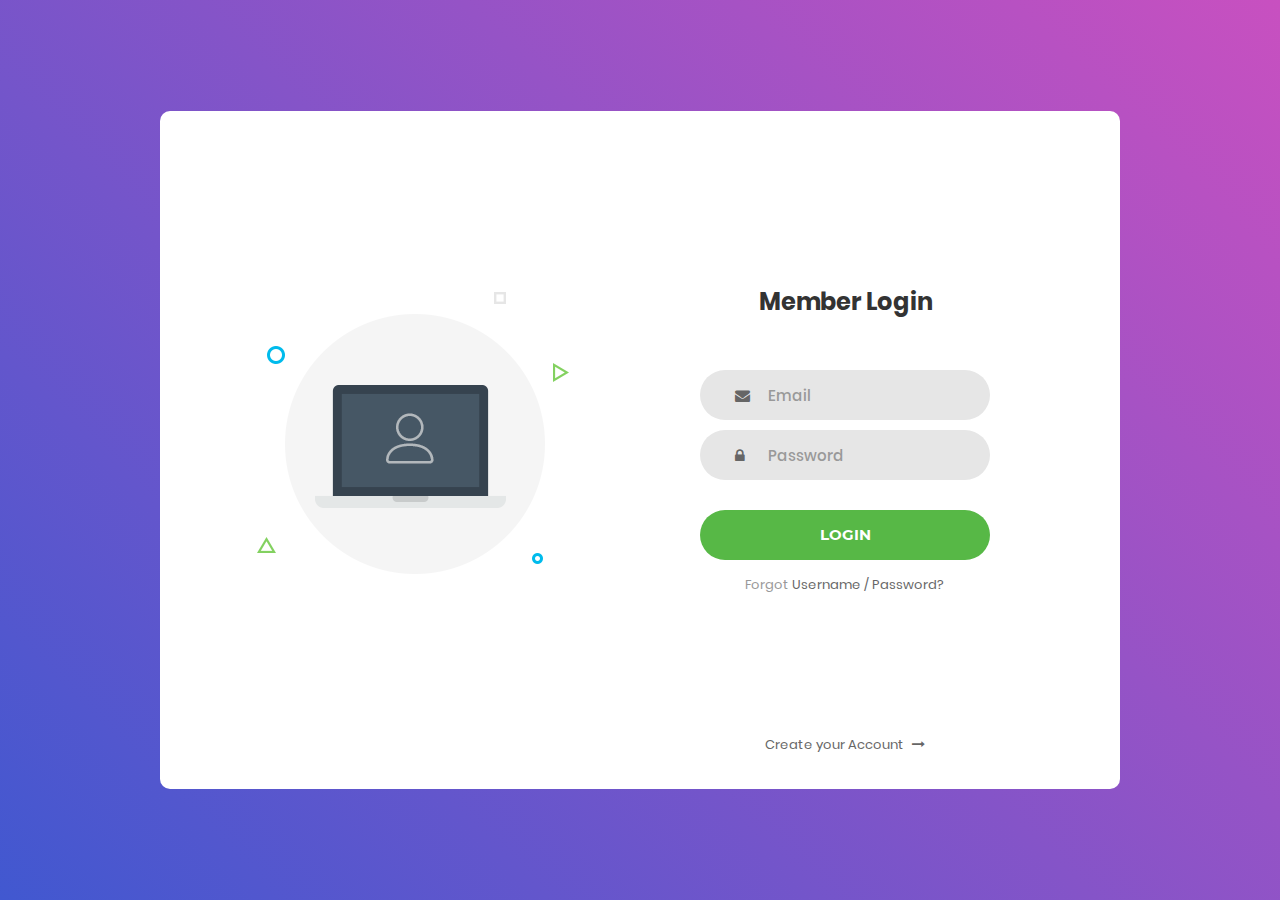
<file: Complaint-tracking-system/login-form-v1/Login_v1/index.html>
<!DOCTYPE html>
<html lang="en">
  <head>
    <title>Login V1</title>
    <meta charset="UTF-8" />
    <meta name="viewport" content="width=device-width, initial-scale=1" />
    <!--===============================================================================================-->
    <link rel="icon" type="image/png" href="images/icons/favicon.ico" />
    <!--===============================================================================================-->
    <link
      rel="stylesheet"
      type="text/css"
      href="vendor/bootstrap/css/bootstrap.min.css"
    />
    <!--===============================================================================================-->
    <link
      rel="stylesheet"
      type="text/css"
      href="fonts/font-awesome-4.7.0/css/font-awesome.min.css"
    />
    <!--===============================================================================================-->
    <link rel="stylesheet" type="text/css" href="vendor/animate/animate.css" />
    <!--===============================================================================================-->
    <link
      rel="stylesheet"
      type="text/css"
      href="vendor/css-hamburgers/hamburgers.min.css"
    />
    <!--===============================================================================================-->
    <link
      rel="stylesheet"
      type="text/css"
      href="vendor/select2/select2.min.css"
    />
    <!--===============================================================================================-->
    <link rel="stylesheet" type="text/css" href="css/util.css" />
    <link rel="stylesheet" type="text/css" href="css/main.css" />
    <!--===============================================================================================-->
  </head>
  <body>
    <div class="limiter">
      <div class="container-login100">
        <div class="wrap-login100">
          <div class="login100-pic js-tilt" data-tilt>
            <img src="images/img-01.png" alt="IMG" />
          </div>

          <form class="login100-form validate-form">
            <span class="login100-form-title"> Member Login </span>

            <div
              class="wrap-input100 validate-input"
              data-validate="Valid email is required: ex@abc.xyz"
            >
              <input
                class="input100"
                type="text"
                name="email"
                placeholder="Email"
              />
              <span class="focus-input100"></span>
              <span class="symbol-input100">
                <i class="fa fa-envelope" aria-hidden="true"></i>
              </span>
            </div>

            <div
              class="wrap-input100 validate-input"
              data-validate="Password is required"
            >
              <input
                class="input100"
                type="password"
                name="pass"
                placeholder="Password"
              />
              <span class="focus-input100"></span>
              <span class="symbol-input100">
                <i class="fa fa-lock" aria-hidden="true"></i>
              </span>
            </div>

            <div class="container-login100-form-btn">
              <button class="login100-form-btn">Login</button>
            </div>

            <div class="text-center p-t-12">
              <span class="txt1"> Forgot </span>
              <a class="txt2" href="#"> Username / Password? </a>
            </div>

            <div class="text-center p-t-136">
              <a class="txt2" href="signup.html">
                Create your Account
                <i class="fa fa-long-arrow-right m-l-5" aria-hidden="true"></i>
              </a>
            </div>
          </form>
        </div>
      </div>
    </div>

    <!--===============================================================================================-->
    <script src="vendor/jquery/jquery-3.2.1.min.js"></script>
    <!--===============================================================================================-->
    <script src="vendor/bootstrap/js/popper.js"></script>
    <script src="vendor/bootstrap/js/bootstrap.min.js"></script>
    <!--===============================================================================================-->
    <script src="vendor/select2/select2.min.js"></script>
    <!--===============================================================================================-->
    <script src="vendor/tilt/tilt.jquery.min.js"></script>
    <script>
      $(".js-tilt").tilt({
        scale: 1.1,
      });
    </script>
    <!--===============================================================================================-->
    <script src="js/main.js"></script>
  </body>
</html>
</file>
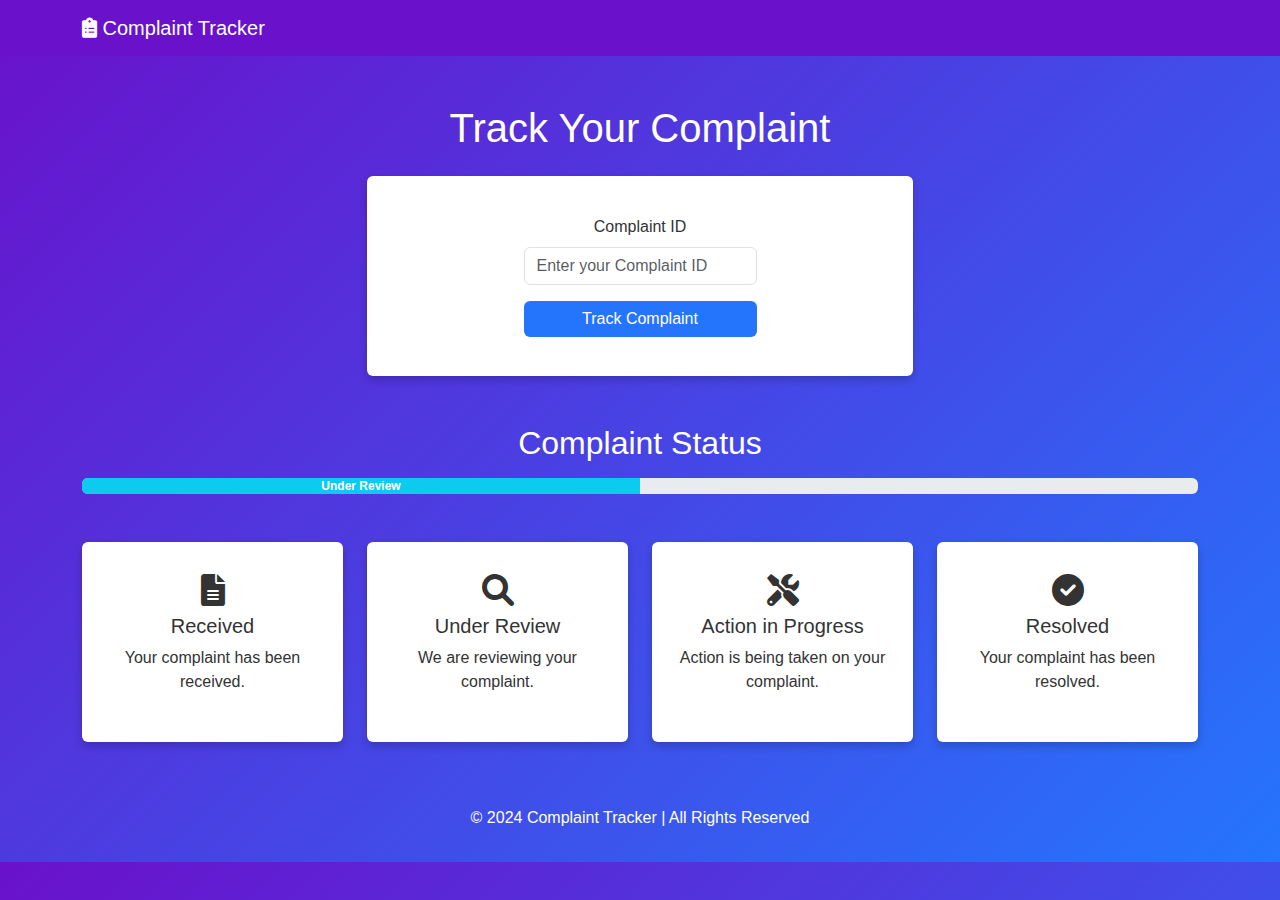
<file: Complaint-tracking-system/login-form-v1/Login_v1/main.html>
<!DOCTYPE html>
<html lang="en">
  <head>
    <meta charset="UTF-8" />
    <meta name="viewport" content="width=device-width, initial-scale=1.0" />
    <title>Complaint Tracker</title>

    <!-- Bootstrap CSS -->
    <link
      href="https://cdn.jsdelivr.net/npm/bootstrap@5.3.0-alpha1/dist/css/bootstrap.min.css"
      rel="stylesheet"
    />

    <!-- Font Awesome (for icons) -->
    <link
      href="https://cdnjs.cloudflare.com/ajax/libs/font-awesome/6.0.0-beta3/css/all.min.css"
      rel="stylesheet"
    />

    <!-- Custom CSS -->
    <link rel="stylesheet" href="styles.css" />
  </head>
  <body>
    <!-- Navbar -->
    <nav class="navbar navbar-expand-lg navbar-dark">
      <div class="container">
        <a class="navbar-brand" href="#"
          ><i class="fas fa-clipboard-list"></i> Complaint Tracker</a
        >
      </div>
    </nav>

    <!-- Main Content -->
    <div class="container mt-5">
      <h1 class="text-center mb-4">Track Your Complaint</h1>

      <!-- Complaint Tracking Form -->
      <div class="row justify-content-center">
        <div class="col-md-6">
          <div class="card p-4">
            <form>
              <div class="mb-3">
                <label for="trackingId" class="form-label">Complaint ID</label>
                <input
                  type="text"
                  class="form-control"
                  id="trackingId"
                  placeholder="Enter your Complaint ID"
                />
              </div>
              <button type="submit" class="btn btn-primary w-100">
                Track Complaint
              </button>
            </form>
          </div>
        </div>
      </div>

      <!-- Status Section -->
      <div class="row mt-5">
        <div class="col-md-12">
          <h2 class="text-center">Complaint Status</h2>
          <div class="progress mt-3">
            <div
              class="progress-bar bg-info"
              role="progressbar"
              style="width: 50%"
              aria-valuenow="50"
              aria-valuemin="0"
              aria-valuemax="100"
            >
              Under Review
            </div>
          </div>
        </div>
      </div>

      <!-- Status Cards -->
      <div class="row mt-5 text-center">
        <div class="col-md-3">
          <div class="card p-3">
            <i class="fas fa-file-alt fa-2x mb-2"></i>
            <h5>Received</h5>
            <p>Your complaint has been received.</p>
          </div>
        </div>
        <div class="col-md-3">
          <div class="card p-3">
            <i class="fas fa-search fa-2x mb-2"></i>
            <h5>Under Review</h5>
            <p>We are reviewing your complaint.</p>
          </div>
        </div>
        <div class="col-md-3">
          <div class="card p-3">
            <i class="fas fa-tools fa-2x mb-2"></i>
            <h5>Action in Progress</h5>
            <p>Action is being taken on your complaint.</p>
          </div>
        </div>
        <div class="col-md-3">
          <div class="card p-3">
            <i class="fas fa-check-circle fa-2x mb-2"></i>
            <h5>Resolved</h5>
            <p>Your complaint has been resolved.</p>
          </div>
        </div>
      </div>
    </div>

    <!-- Footer -->
    <footer class="text-center mt-5 py-3">
      <p>&copy; 2024 Complaint Tracker | All Rights Reserved</p>
    </footer>

    <!-- Bootstrap JS -->
    <script src="https://cdn.jsdelivr.net/npm/bootstrap@5.3.0-alpha1/dist/js/bootstrap.bundle.min.js"></script>
  </body>
</html>
</file>
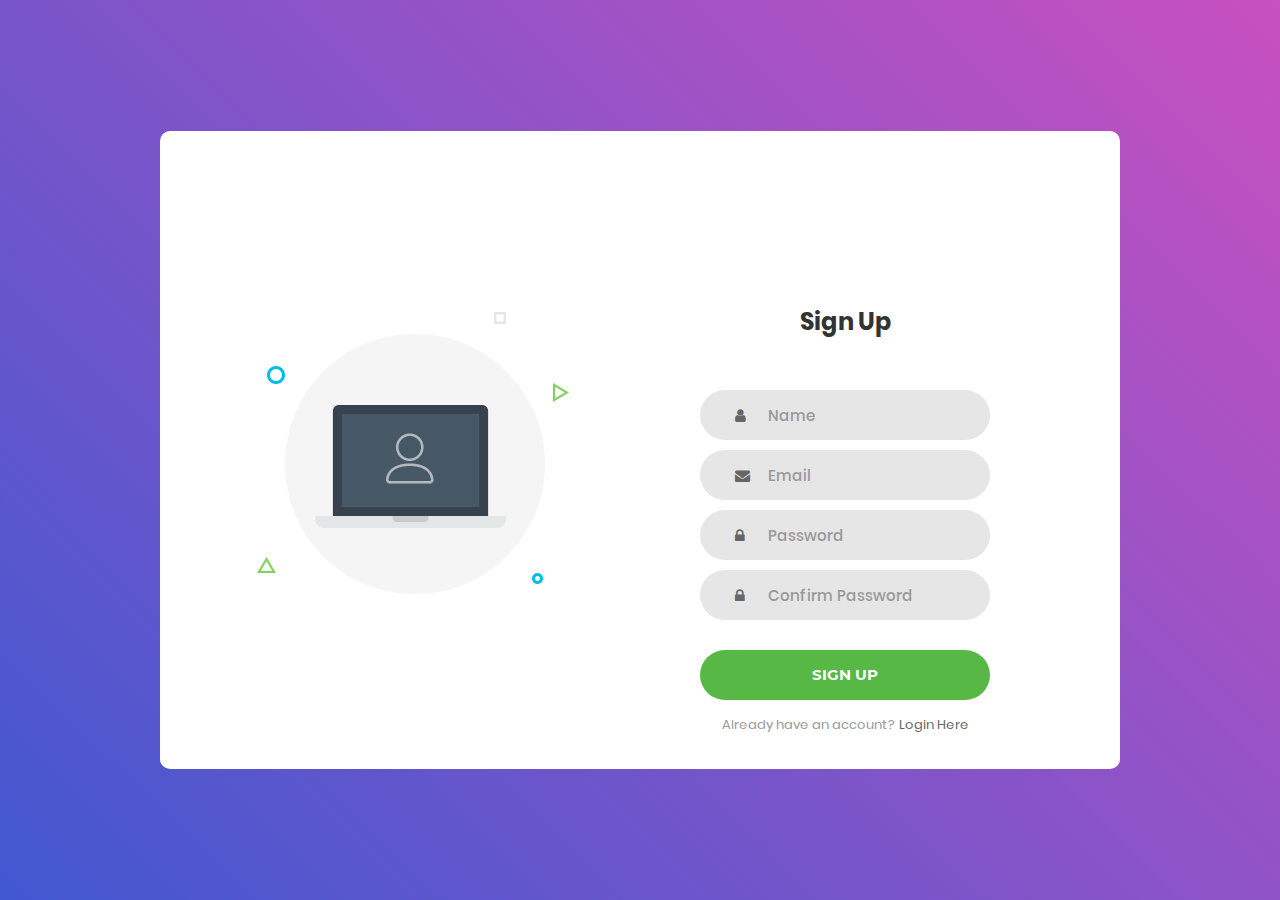
<file: Complaint-tracking-system/login-form-v1/Login_v1/signup.html>
<!DOCTYPE html>
<html lang="en">
  <head>
    <title>Sign Up</title>
    <meta charset="UTF-8" />
    <meta name="viewport" content="width=device-width, initial-scale=1" />
    <!--===============================================================================================-->
    <link rel="icon" type="image/png" href="images/icons/favicon.ico" />
    <!--===============================================================================================-->
    <link
      rel="stylesheet"
      type="text/css"
      href="vendor/bootstrap/css/bootstrap.min.css"
    />
    <!--===============================================================================================-->
    <link
      rel="stylesheet"
      type="text/css"
      href="fonts/font-awesome-4.7.0/css/font-awesome.min.css"
    />
    <!--===============================================================================================-->
    <link rel="stylesheet" type="text/css" href="vendor/animate/animate.css" />
    <!--===============================================================================================-->
    <link
      rel="stylesheet"
      type="text/css"
      href="vendor/css-hamburgers/hamburgers.min.css"
    />
    <!--===============================================================================================-->
    <link
      rel="stylesheet"
      type="text/css"
      href="vendor/select2/select2.min.css"
    />
    <!--===============================================================================================-->
    <link rel="stylesheet" type="text/css" href="css/util.css" />
    <link rel="stylesheet" type="text/css" href="css/main.css" />
    <!--===============================================================================================-->
  </head>
  <body>
    <div class="limiter">
      <div class="container-login100">
        <div class="wrap-login100">
          <div class="login100-pic js-tilt" data-tilt>
            <img src="images/img-01.png" alt="IMG" />
          </div>

          <form class="login100-form validate-form">
            <span class="login100-form-title"> Sign Up </span>

            <div
              class="wrap-input100 validate-input"
              data-validate="Name is required"
            >
              <input
                class="input100"
                type="text"
                name="name"
                placeholder="Name"
              />
              <span class="focus-input100"></span>
              <span class="symbol-input100">
                <i class="fa fa-user" aria-hidden="true"></i>
              </span>
            </div>

            <div
              class="wrap-input100 validate-input"
              data-validate="Valid email is required: ex@abc.xyz"
            >
              <input
                class="input100"
                type="text"
                name="email"
                placeholder="Email"
              />
              <span class="focus-input100"></span>
              <span class="symbol-input100">
                <i class="fa fa-envelope" aria-hidden="true"></i>
              </span>
            </div>

            <div
              class="wrap-input100 validate-input"
              data-validate="Password is required"
            >
              <input
                class="input100"
                type="password"
                name="pass"
                placeholder="Password"
              />
              <span class="focus-input100"></span>
              <span class="symbol-input100">
                <i class="fa fa-lock" aria-hidden="true"></i>
              </span>
            </div>

            <div
              class="wrap-input100 validate-input"
              data-validate="Password confirmation is required"
            >
              <input
                class="input100"
                type="password"
                name="confirm-pass"
                placeholder="Confirm Password"
              />
              <span class="focus-input100"></span>
              <span class="symbol-input100">
                <i class="fa fa-lock" aria-hidden="true"></i>
              </span>
            </div>

            <div class="container-login100-form-btn">
              <button class="login100-form-btn">Sign Up</button>
            </div>

            <div class="text-center p-t-12">
              <span class="txt1"> Already have an account? </span>
              <a class="txt2" href="index.html"> Login Here </a>
            </div>
          </form>
        </div>
      </div>
    </div>

    <!--===============================================================================================-->
    <script src="vendor/jquery/jquery-3.2.1.min.js"></script>
    <!--===============================================================================================-->
    <script src="vendor/bootstrap/js/popper.js"></script>
    <script src="vendor/bootstrap/js/bootstrap.min.js"></script>
    <!--===============================================================================================-->
    <script src="vendor/select2/select2.min.js"></script>
    <!--===============================================================================================-->
    <script src="vendor/tilt/tilt.jquery.min.js"></script>
    <script>
      $(".js-tilt").tilt({
        scale: 1.1,
      });
    </script>
    <!--===============================================================================================-->
    <script src="js/main.js"></script>
  </body>
</html>
</file>
<file: Complaint-tracking-system/login-form-v1/Login_v1/css/util.css>
/*[ FONT SIZE ]
///////////////////////////////////////////////////////////
*/
.fs-1 {font-size: 1px;}
.fs-2 {font-size: 2px;}
.fs-3 {font-size: 3px;}
.fs-4 {font-size: 4px;}
.fs-5 {font-size: 5px;}
.fs-6 {font-size: 6px;}
.fs-7 {font-size: 7px;}
.fs-8 {font-size: 8px;}
.fs-9 {font-size: 9px;}
.fs-10 {font-size: 10px;}
.fs-11 {font-size: 11px;}
.fs-12 {font-size: 12px;}
.fs-13 {font-size: 13px;}
.fs-14 {font-size: 14px;}
.fs-15 {font-size: 15px;}
.fs-16 {font-size: 16px;}
.fs-17 {font-size: 17px;}
.fs-18 {font-size: 18px;}
.fs-19 {font-size: 19px;}
.fs-20 {font-size: 20px;}
.fs-21 {font-size: 21px;}
.fs-22 {font-size: 22px;}
.fs-23 {font-size: 23px;}
.fs-24 {font-size: 24px;}
.fs-25 {font-size: 25px;}
.fs-26 {font-size: 26px;}
.fs-27 {font-size: 27px;}
.fs-28 {font-size: 28px;}
.fs-29 {font-size: 29px;}
.fs-30 {font-size: 30px;}
.fs-31 {font-size: 31px;}
.fs-32 {font-size: 32px;}
.fs-33 {font-size: 33px;}
.fs-34 {font-size: 34px;}
.fs-35 {font-size: 35px;}
.fs-36 {font-size: 36px;}
.fs-37 {font-size: 37px;}
.fs-38 {font-size: 38px;}
.fs-39 {font-size: 39px;}
.fs-40 {font-size: 40px;}
.fs-41 {font-size: 41px;}
.fs-42 {font-size: 42px;}
.fs-43 {font-size: 43px;}
.fs-44 {font-size: 44px;}
.fs-45 {font-size: 45px;}
.fs-46 {font-size: 46px;}
.fs-47 {font-size: 47px;}
.fs-48 {font-size: 48px;}
.fs-49 {font-size: 49px;}
.fs-50 {font-size: 50px;}
.fs-51 {font-size: 51px;}
.fs-52 {font-size: 52px;}
.fs-53 {font-size: 53px;}
.fs-54 {font-size: 54px;}
.fs-55 {font-size: 55px;}
.fs-56 {font-size: 56px;}
.fs-57 {font-size: 57px;}
.fs-58 {font-size: 58px;}
.fs-59 {font-size: 59px;}
.fs-60 {font-size: 60px;}
.fs-61 {font-size: 61px;}
.fs-62 {font-size: 62px;}
.fs-63 {font-size: 63px;}
.fs-64 {font-size: 64px;}
.fs-65 {font-size: 65px;}
.fs-66 {font-size: 66px;}
.fs-67 {font-size: 67px;}
.fs-68 {font-size: 68px;}
.fs-69 {font-size: 69px;}
.fs-70 {font-size: 70px;}
.fs-71 {font-size: 71px;}
.fs-72 {font-size: 72px;}
.fs-73 {font-size: 73px;}
.fs-74 {font-size: 74px;}
.fs-75 {font-size: 75px;}
.fs-76 {font-size: 76px;}
.fs-77 {font-size: 77px;}
.fs-78 {font-size: 78px;}
.fs-79 {font-size: 79px;}
.fs-80 {font-size: 80px;}
.fs-81 {font-size: 81px;}
.fs-82 {font-size: 82px;}
.fs-83 {font-size: 83px;}
.fs-84 {font-size: 84px;}
.fs-85 {font-size: 85px;}
.fs-86 {font-size: 86px;}
.fs-87 {font-size: 87px;}
.fs-88 {font-size: 88px;}
.fs-89 {font-size: 89px;}
.fs-90 {font-size: 90px;}
.fs-91 {font-size: 91px;}
.fs-92 {font-size: 92px;}
.fs-93 {font-size: 93px;}
.fs-94 {font-size: 94px;}
.fs-95 {font-size: 95px;}
.fs-96 {font-size: 96px;}
.fs-97 {font-size: 97px;}
.fs-98 {font-size: 98px;}
.fs-99 {font-size: 99px;}
.fs-100 {font-size: 100px;}
.fs-101 {font-size: 101px;}
.fs-102 {font-size: 102px;}
.fs-103 {font-size: 103px;}
.fs-104 {font-size: 104px;}
.fs-105 {font-size: 105px;}
.fs-106 {font-size: 106px;}
.fs-107 {font-size: 107px;}
.fs-108 {font-size: 108px;}
.fs-109 {font-size: 109px;}
.fs-110 {font-size: 110px;}
.fs-111 {font-size: 111px;}
.fs-112 {font-size: 112px;}
.fs-113 {font-size: 113px;}
.fs-114 {font-size: 114px;}
.fs-115 {font-size: 115px;}
.fs-116 {font-size: 116px;}
.fs-117 {font-size: 117px;}
.fs-118 {font-size: 118px;}
.fs-119 {font-size: 119px;}
.fs-120 {font-size: 120px;}
.fs-121 {font-size: 121px;}
.fs-122 {font-size: 122px;}
.fs-123 {font-size: 123px;}
.fs-124 {font-size: 124px;}
.fs-125 {font-size: 125px;}
.fs-126 {font-size: 126px;}
.fs-127 {font-size: 127px;}
.fs-128 {font-size: 128px;}
.fs-129 {font-size: 129px;}
.fs-130 {font-size: 130px;}
.fs-131 {font-size: 131px;}
.fs-132 {font-size: 132px;}
.fs-133 {font-size: 133px;}
.fs-134 {font-size: 134px;}
.fs-135 {font-size: 135px;}
.fs-136 {font-size: 136px;}
.fs-137 {font-size: 137px;}
.fs-138 {font-size: 138px;}
.fs-139 {font-size: 139px;}
.fs-140 {font-size: 140px;}
.fs-141 {font-size: 141px;}
.fs-142 {font-size: 142px;}
.fs-143 {font-size: 143px;}
.fs-144 {font-size: 144px;}
.fs-145 {font-size: 145px;}
.fs-146 {font-size: 146px;}
.fs-147 {font-size: 147px;}
.fs-148 {font-size: 148px;}
.fs-149 {font-size: 149px;}
.fs-150 {font-size: 150px;}
.fs-151 {font-size: 151px;}
.fs-152 {font-size: 152px;}
.fs-153 {font-size: 153px;}
.fs-154 {font-size: 154px;}
.fs-155 {font-size: 155px;}
.fs-156 {font-size: 156px;}
.fs-157 {font-size: 157px;}
.fs-158 {font-size: 158px;}
.fs-159 {font-size: 159px;}
.fs-160 {font-size: 160px;}
.fs-161 {font-size: 161px;}
.fs-162 {font-size: 162px;}
.fs-163 {font-size: 163px;}
.fs-164 {font-size: 164px;}
.fs-165 {font-size: 165px;}
.fs-166 {font-size: 166px;}
.fs-167 {font-size: 167px;}
.fs-168 {font-size: 168px;}
.fs-169 {font-size: 169px;}
.fs-170 {font-size: 170px;}
.fs-171 {font-size: 171px;}
.fs-172 {font-size: 172px;}
.fs-173 {font-size: 173px;}
.fs-174 {font-size: 174px;}
.fs-175 {font-size: 175px;}
.fs-176 {font-size: 176px;}
.fs-177 {font-size: 177px;}
.fs-178 {font-size: 178px;}
.fs-179 {font-size: 179px;}
.fs-180 {font-size: 180px;}
.fs-181 {font-size: 181px;}
.fs-182 {font-size: 182px;}
.fs-183 {font-size: 183px;}
.fs-184 {font-size: 184px;}
.fs-185 {font-size: 185px;}
.fs-186 {font-size: 186px;}
.fs-187 {font-size: 187px;}
.fs-188 {font-size: 188px;}
.fs-189 {font-size: 189px;}
.fs-190 {font-size: 190px;}
.fs-191 {font-size: 191px;}
.fs-192 {font-size: 192px;}
.fs-193 {font-size: 193px;}
.fs-194 {font-size: 194px;}
.fs-195 {font-size: 195px;}
.fs-196 {font-size: 196px;}
.fs-197 {font-size: 197px;}
.fs-198 {font-size: 198px;}
.fs-199 {font-size: 199px;}
.fs-200 {font-size: 200px;}

/*[ PADDING ]
///////////////////////////////////////////////////////////
*/
.p-t-0 {padding-top: 0px;}
.p-t-1 {padding-top: 1px;}
.p-t-2 {padding-top: 2px;}
.p-t-3 {padding-top: 3px;}
.p-t-4 {padding-top: 4px;}
.p-t-5 {padding-top: 5px;}
.p-t-6 {padding-top: 6px;}
.p-t-7 {padding-top: 7px;}
.p-t-8 {padding-top: 8px;}
.p-t-9 {padding-top: 9px;}
.p-t-10 {padding-top: 10px;}
.p-t-11 {padding-top: 11px;}
.p-t-12 {padding-top: 12px;}
.p-t-13 {padding-top: 13px;}
.p-t-14 {padding-top: 14px;}
.p-t-15 {padding-top: 15px;}
.p-t-16 {padding-top: 16px;}
.p-t-17 {padding-top: 17px;}
.p-t-18 {padding-top: 18px;}
.p-t-19 {padding-top: 19px;}
.p-t-20 {padding-top: 20px;}
.p-t-21 {padding-top: 21px;}
.p-t-22 {padding-top: 22px;}
.p-t-23 {padding-top: 23px;}
.p-t-24 {padding-top: 24px;}
.p-t-25 {padding-top: 25px;}
.p-t-26 {padding-top: 26px;}
.p-t-27 {padding-top: 27px;}
.p-t-28 {padding-top: 28px;}
.p-t-29 {padding-top: 29px;}
.p-t-30 {padding-top: 30px;}
.p-t-31 {padding-top: 31px;}
.p-t-32 {padding-top: 32px;}
.p-t-33 {padding-top: 33px;}
.p-t-34 {padding-top: 34px;}
.p-t-35 {padding-top: 35px;}
.p-t-36 {padding-top: 36px;}
.p-t-37 {padding-top: 37px;}
.p-t-38 {padding-top: 38px;}
.p-t-39 {padding-top: 39px;}
.p-t-40 {padding-top: 40px;}
.p-t-41 {padding-top: 41px;}
.p-t-42 {padding-top: 42px;}
.p-t-43 {padding-top: 43px;}
.p-t-44 {padding-top: 44px;}
.p-t-45 {padding-top: 45px;}
.p-t-46 {padding-top: 46px;}
.p-t-47 {padding-top: 47px;}
.p-t-48 {padding-top: 48px;}
.p-t-49 {padding-top: 49px;}
.p-t-50 {padding-top: 50px;}
.p-t-51 {padding-top: 51px;}
.p-t-52 {padding-top: 52px;}
.p-t-53 {padding-top: 53px;}
.p-t-54 {padding-top: 54px;}
.p-t-55 {padding-top: 55px;}
.p-t-56 {padding-top: 56px;}
.p-t-57 {padding-top: 57px;}
.p-t-58 {padding-top: 58px;}
.p-t-59 {padding-top: 59px;}
.p-t-60 {padding-top: 60px;}
.p-t-61 {padding-top: 61px;}
.p-t-62 {padding-top: 62px;}
.p-t-63 {padding-top: 63px;}
.p-t-64 {padding-top: 64px;}
.p-t-65 {padding-top: 65px;}
.p-t-66 {padding-top: 66px;}
.p-t-67 {padding-top: 67px;}
.p-t-68 {padding-top: 68px;}
.p-t-69 {padding-top: 69px;}
.p-t-70 {padding-top: 70px;}
.p-t-71 {padding-top: 71px;}
.p-t-72 {padding-top: 72px;}
.p-t-73 {padding-top: 73px;}
.p-t-74 {padding-top: 74px;}
.p-t-75 {padding-top: 75px;}
.p-t-76 {padding-top: 76px;}
.p-t-77 {padding-top: 77px;}
.p-t-78 {padding-top: 78px;}
.p-t-79 {padding-top: 79px;}
.p-t-80 {padding-top: 80px;}
.p-t-81 {padding-top: 81px;}
.p-t-82 {padding-top: 82px;}
.p-t-83 {padding-top: 83px;}
.p-t-84 {padding-top: 84px;}
.p-t-85 {padding-top: 85px;}
.p-t-86 {padding-top: 86px;}
.p-t-87 {padding-top: 87px;}
.p-t-88 {padding-top: 88px;}
.p-t-89 {padding-top: 89px;}
.p-t-90 {padding-top: 90px;}
.p-t-91 {padding-top: 91px;}
.p-t-92 {padding-top: 92px;}
.p-t-93 {padding-top: 93px;}
.p-t-94 {padding-top: 94px;}
.p-t-95 {padding-top: 95px;}
.p-t-96 {padding-top: 96px;}
.p-t-97 {padding-top: 97px;}
.p-t-98 {padding-top: 98px;}
.p-t-99 {padding-top: 99px;}
.p-t-100 {padding-top: 100px;}
.p-t-101 {padding-top: 101px;}
.p-t-102 {padding-top: 102px;}
.p-t-103 {padding-top: 103px;}
.p-t-104 {padding-top: 104px;}
.p-t-105 {padding-top: 105px;}
.p-t-106 {padding-top: 106px;}
.p-t-107 {padding-top: 107px;}
.p-t-108 {padding-top: 108px;}
.p-t-109 {padding-top: 109px;}
.p-t-110 {padding-top: 110px;}
.p-t-111 {padding-top: 111px;}
.p-t-112 {padding-top: 112px;}
.p-t-113 {padding-top: 113px;}
.p-t-114 {padding-top: 114px;}
.p-t-115 {padding-top: 115px;}
.p-t-116 {padding-top: 116px;}
.p-t-117 {padding-top: 117px;}
.p-t-118 {padding-top: 118px;}
.p-t-119 {padding-top: 119px;}
.p-t-120 {padding-top: 120px;}
.p-t-121 {padding-top: 121px;}
.p-t-122 {padding-top: 122px;}
.p-t-123 {padding-top: 123px;}
.p-t-124 {padding-top: 124px;}
.p-t-125 {padding-top: 125px;}
.p-t-126 {padding-top: 126px;}
.p-t-127 {padding-top: 127px;}
.p-t-128 {padding-top: 128px;}
.p-t-129 {padding-top: 129px;}
.p-t-130 {padding-top: 130px;}
.p-t-131 {padding-top: 131px;}
.p-t-132 {padding-top: 132px;}
.p-t-133 {padding-top: 133px;}
.p-t-134 {padding-top: 134px;}
.p-t-135 {padding-top: 135px;}
.p-t-136 {padding-top: 136px;}
.p-t-137 {padding-top: 137px;}
.p-t-138 {padding-top: 138px;}
.p-t-139 {padding-top: 139px;}
.p-t-140 {padding-top: 140px;}
.p-t-141 {padding-top: 141px;}
.p-t-142 {padding-top: 142px;}
.p-t-143 {padding-top: 143px;}
.p-t-144 {padding-top: 144px;}
.p-t-145 {padding-top: 145px;}
.p-t-146 {padding-top: 146px;}
.p-t-147 {padding-top: 147px;}
.p-t-148 {padding-top: 148px;}
.p-t-149 {padding-top: 149px;}
.p-t-150 {padding-top: 150px;}
.p-t-151 {padding-top: 151px;}
.p-t-152 {padding-top: 152px;}
.p-t-153 {padding-top: 153px;}
.p-t-154 {padding-top: 154px;}
.p-t-155 {padding-top: 155px;}
.p-t-156 {padding-top: 156px;}
.p-t-157 {padding-top: 157px;}
.p-t-158 {padding-top: 158px;}
.p-t-159 {padding-top: 159px;}
.p-t-160 {padding-top: 160px;}
.p-t-161 {padding-top: 161px;}
.p-t-162 {padding-top: 162px;}
.p-t-163 {padding-top: 163px;}
.p-t-164 {padding-top: 164px;}
.p-t-165 {padding-top: 165px;}
.p-t-166 {padding-top: 166px;}
.p-t-167 {padding-top: 167px;}
.p-t-168 {padding-top: 168px;}
.p-t-169 {padding-top: 169px;}
.p-t-170 {padding-top: 170px;}
.p-t-171 {padding-top: 171px;}
.p-t-172 {padding-top: 172px;}
.p-t-173 {padding-top: 173px;}
.p-t-174 {padding-top: 174px;}
.p-t-175 {padding-top: 175px;}
.p-t-176 {padding-top: 176px;}
.p-t-177 {padding-top: 177px;}
.p-t-178 {padding-top: 178px;}
.p-t-179 {padding-top: 179px;}
.p-t-180 {padding-top: 180px;}
.p-t-181 {padding-top: 181px;}
.p-t-182 {padding-top: 182px;}
.p-t-183 {padding-top: 183px;}
.p-t-184 {padding-top: 184px;}
.p-t-185 {padding-top: 185px;}
.p-t-186 {padding-top: 186px;}
.p-t-187 {padding-top: 187px;}
.p-t-188 {padding-top: 188px;}
.p-t-189 {padding-top: 189px;}
.p-t-190 {padding-top: 190px;}
.p-t-191 {padding-top: 191px;}
.p-t-192 {padding-top: 192px;}
.p-t-193 {padding-top: 193px;}
.p-t-194 {padding-top: 194px;}
.p-t-195 {padding-top: 195px;}
.p-t-196 {padding-top: 196px;}
.p-t-197 {padding-top: 197px;}
.p-t-198 {padding-top: 198px;}
.p-t-199 {padding-top: 199px;}
.p-t-200 {padding-top: 200px;}
.p-t-201 {padding-top: 201px;}
.p-t-202 {padding-top: 202px;}
.p-t-203 {padding-top: 203px;}
.p-t-204 {padding-top: 204px;}
.p-t-205 {padding-top: 205px;}
.p-t-206 {padding-top: 206px;}
.p-t-207 {padding-top: 207px;}
.p-t-208 {padding-top: 208px;}
.p-t-209 {padding-top: 209px;}
.p-t-210 {padding-top: 210px;}
.p-t-211 {padding-top: 211px;}
.p-t-212 {padding-top: 212px;}
.p-t-213 {padding-top: 213px;}
.p-t-214 {padding-top: 214px;}
.p-t-215 {padding-top: 215px;}
.p-t-216 {padding-top: 216px;}
.p-t-217 {padding-top: 217px;}
.p-t-218 {padding-top: 218px;}
.p-t-219 {padding-top: 219px;}
.p-t-220 {padding-top: 220px;}
.p-t-221 {padding-top: 221px;}
.p-t-222 {padding-top: 222px;}
.p-t-223 {padding-top: 223px;}
.p-t-224 {padding-top: 224px;}
.p-t-225 {padding-top: 225px;}
.p-t-226 {padding-top: 226px;}
.p-t-227 {padding-top: 227px;}
.p-t-228 {padding-top: 228px;}
.p-t-229 {padding-top: 229px;}
.p-t-230 {padding-top: 230px;}
.p-t-231 {padding-top: 231px;}
.p-t-232 {padding-top: 232px;}
.p-t-233 {padding-top: 233px;}
.p-t-234 {padding-top: 234px;}
.p-t-235 {padding-top: 235px;}
.p-t-236 {padding-top: 236px;}
.p-t-237 {padding-top: 237px;}
.p-t-238 {padding-top: 238px;}
.p-t-239 {padding-top: 239px;}
.p-t-240 {padding-top: 240px;}
.p-t-241 {padding-top: 241px;}
.p-t-242 {padding-top: 242px;}
.p-t-243 {padding-top: 243px;}
.p-t-244 {padding-top: 244px;}
.p-t-245 {padding-top: 245px;}
.p-t-246 {padding-top: 246px;}
.p-t-247 {padding-top: 247px;}
.p-t-248 {padding-top: 248px;}
.p-t-249 {padding-top: 249px;}
.p-t-250 {padding-top: 250px;}
.p-b-0 {padding-bottom: 0px;}
.p-b-1 {padding-bottom: 1px;}
.p-b-2 {padding-bottom: 2px;}
.p-b-3 {padding-bottom: 3px;}
.p-b-4 {padding-bottom: 4px;}
.p-b-5 {padding-bottom: 5px;}
.p-b-6 {padding-bottom: 6px;}
.p-b-7 {padding-bottom: 7px;}
.p-b-8 {padding-bottom: 8px;}
.p-b-9 {padding-bottom: 9px;}
.p-b-10 {padding-bottom: 10px;}
.p-b-11 {padding-bottom: 11px;}
.p-b-12 {padding-bottom: 12px;}
.p-b-13 {padding-bottom: 13px;}
.p-b-14 {padding-bottom: 14px;}
.p-b-15 {padding-bottom: 15px;}
.p-b-16 {padding-bottom: 16px;}
.p-b-17 {padding-bottom: 17px;}
.p-b-18 {padding-bottom: 18px;}
.p-b-19 {padding-bottom: 19px;}
.p-b-20 {padding-bottom: 20px;}
.p-b-21 {padding-bottom: 21px;}
.p-b-22 {padding-bottom: 22px;}
.p-b-23 {padding-bottom: 23px;}
.p-b-24 {padding-bottom: 24px;}
.p-b-25 {padding-bottom: 25px;}
.p-b-26 {padding-bottom: 26px;}
.p-b-27 {padding-bottom: 27px;}
.p-b-28 {padding-bottom: 28px;}
.p-b-29 {padding-bottom: 29px;}
.p-b-30 {padding-bottom: 30px;}
.p-b-31 {padding-bottom: 31px;}
.p-b-32 {padding-bottom: 32px;}
.p-b-33 {padding-bottom: 33px;}
.p-b-34 {padding-bottom: 34px;}
.p-b-35 {padding-bottom: 35px;}
.p-b-36 {padding-bottom: 36px;}
.p-b-37 {padding-bottom: 37px;}
.p-b-38 {padding-bottom: 38px;}
.p-b-39 {padding-bottom: 39px;}
.p-b-40 {padding-bottom: 40px;}
.p-b-41 {padding-bottom: 41px;}
.p-b-42 {padding-bottom: 42px;}
.p-b-43 {padding-bottom: 43px;}
.p-b-44 {padding-bottom: 44px;}
.p-b-45 {padding-bottom: 45px;}
.p-b-46 {padding-bottom: 46px;}
.p-b-47 {padding-bottom: 47px;}
.p-b-48 {padding-bottom: 48px;}
.p-b-49 {padding-bottom: 49px;}
.p-b-50 {padding-bottom: 50px;}
.p-b-51 {padding-bottom: 51px;}
.p-b-52 {padding-bottom: 52px;}
.p-b-53 {padding-bottom: 53px;}
.p-b-54 {padding-bottom: 54px;}
.p-b-55 {padding-bottom: 55px;}
.p-b-56 {padding-bottom: 56px;}
.p-b-57 {padding-bottom: 57px;}
.p-b-58 {padding-bottom: 58px;}
.p-b-59 {padding-bottom: 59px;}
.p-b-60 {padding-bottom: 60px;}
.p-b-61 {padding-bottom: 61px;}
.p-b-62 {padding-bottom: 62px;}
.p-b-63 {padding-bottom: 63px;}
.p-b-64 {padding-bottom: 64px;}
.p-b-65 {padding-bottom: 65px;}
.p-b-66 {padding-bottom: 66px;}
.p-b-67 {padding-bottom: 67px;}
.p-b-68 {padding-bottom: 68px;}
.p-b-69 {padding-bottom: 69px;}
.p-b-70 {padding-bottom: 70px;}
.p-b-71 {padding-bottom: 71px;}
.p-b-72 {padding-bottom: 72px;}
.p-b-73 {padding-bottom: 73px;}
.p-b-74 {padding-bottom: 74px;}
.p-b-75 {padding-bottom: 75px;}
.p-b-76 {padding-bottom: 76px;}
.p-b-77 {padding-bottom: 77px;}
.p-b-78 {padding-bottom: 78px;}
.p-b-79 {padding-bottom: 79px;}
.p-b-80 {padding-bottom: 80px;}
.p-b-81 {padding-bottom: 81px;}
.p-b-82 {padding-bottom: 82px;}
.p-b-83 {padding-bottom: 83px;}
.p-b-84 {padding-bottom: 84px;}
.p-b-85 {padding-bottom: 85px;}
.p-b-86 {padding-bottom: 86px;}
.p-b-87 {padding-bottom: 87px;}
.p-b-88 {padding-bottom: 88px;}
.p-b-89 {padding-bottom: 89px;}
.p-b-90 {padding-bottom: 90px;}
.p-b-91 {padding-bottom: 91px;}
.p-b-92 {padding-bottom: 92px;}
.p-b-93 {padding-bottom: 93px;}
.p-b-94 {padding-bottom: 94px;}
.p-b-95 {padding-bottom: 95px;}
.p-b-96 {padding-bottom: 96px;}
.p-b-97 {padding-bottom: 97px;}
.p-b-98 {padding-bottom: 98px;}
.p-b-99 {padding-bottom: 99px;}
.p-b-100 {padding-bottom: 100px;}
.p-b-101 {padding-bottom: 101px;}
.p-b-102 {padding-bottom: 102px;}
.p-b-103 {padding-bottom: 103px;}
.p-b-104 {padding-bottom: 104px;}
.p-b-105 {padding-bottom: 105px;}
.p-b-106 {padding-bottom: 106px;}
.p-b-107 {padding-bottom: 107px;}
.p-b-108 {padding-bottom: 108px;}
.p-b-109 {padding-bottom: 109px;}
.p-b-110 {padding-bottom: 110px;}
.p-b-111 {padding-bottom: 111px;}
.p-b-112 {padding-bottom: 112px;}
.p-b-113 {padding-bottom: 113px;}
.p-b-114 {padding-bottom: 114px;}
.p-b-115 {padding-bottom: 115px;}
.p-b-116 {padding-bottom: 116px;}
.p-b-117 {padding-bottom: 117px;}
.p-b-118 {padding-bottom: 118px;}
.p-b-119 {padding-bottom: 119px;}
.p-b-120 {padding-bottom: 120px;}
.p-b-121 {padding-bottom: 121px;}
.p-b-122 {padding-bottom: 122px;}
.p-b-123 {padding-bottom: 123px;}
.p-b-124 {padding-bottom: 124px;}
.p-b-125 {padding-bottom: 125px;}
.p-b-126 {padding-bottom: 126px;}
.p-b-127 {padding-bottom: 127px;}
.p-b-128 {padding-bottom: 128px;}
.p-b-129 {padding-bottom: 129px;}
.p-b-130 {padding-bottom: 130px;}
.p-b-131 {padding-bottom: 131px;}
.p-b-132 {padding-bottom: 132px;}
.p-b-133 {padding-bottom: 133px;}
.p-b-134 {padding-bottom: 134px;}
.p-b-135 {padding-bottom: 135px;}
.p-b-136 {padding-bottom: 136px;}
.p-b-137 {padding-bottom: 137px;}
.p-b-138 {padding-bottom: 138px;}
.p-b-139 {padding-bottom: 139px;}
.p-b-140 {padding-bottom: 140px;}
.p-b-141 {padding-bottom: 141px;}
.p-b-142 {padding-bottom: 142px;}
.p-b-143 {padding-bottom: 143px;}
.p-b-144 {padding-bottom: 144px;}
.p-b-145 {padding-bottom: 145px;}
.p-b-146 {padding-bottom: 146px;}
.p-b-147 {padding-bottom: 147px;}
.p-b-148 {padding-bottom: 148px;}
.p-b-149 {padding-bottom: 149px;}
.p-b-150 {padding-bottom: 150px;}
.p-b-151 {padding-bottom: 151px;}
.p-b-152 {padding-bottom: 152px;}
.p-b-153 {padding-bottom: 153px;}
.p-b-154 {padding-bottom: 154px;}
.p-b-155 {padding-bottom: 155px;}
.p-b-156 {padding-bottom: 156px;}
.p-b-157 {padding-bottom: 157px;}
.p-b-158 {padding-bottom: 158px;}
.p-b-159 {padding-bottom: 159px;}
.p-b-160 {padding-bottom: 160px;}
.p-b-161 {padding-bottom: 161px;}
.p-b-162 {padding-bottom: 162px;}
.p-b-163 {padding-bottom: 163px;}
.p-b-164 {padding-bottom: 164px;}
.p-b-165 {padding-bottom: 165px;}
.p-b-166 {padding-bottom: 166px;}
.p-b-167 {padding-bottom: 167px;}
.p-b-168 {padding-bottom: 168px;}
.p-b-169 {padding-bottom: 169px;}
.p-b-170 {padding-bottom: 170px;}
.p-b-171 {padding-bottom: 171px;}
.p-b-172 {padding-bottom: 172px;}
.p-b-173 {padding-bottom: 173px;}
.p-b-174 {padding-bottom: 174px;}
.p-b-175 {padding-bottom: 175px;}
.p-b-176 {padding-bottom: 176px;}
.p-b-177 {padding-bottom: 177px;}
.p-b-178 {padding-bottom: 178px;}
.p-b-179 {padding-bottom: 179px;}
.p-b-180 {padding-bottom: 180px;}
.p-b-181 {padding-bottom: 181px;}
.p-b-182 {padding-bottom: 182px;}
.p-b-183 {padding-bottom: 183px;}
.p-b-184 {padding-bottom: 184px;}
.p-b-185 {padding-bottom: 185px;}
.p-b-186 {padding-bottom: 186px;}
.p-b-187 {padding-bottom: 187px;}
.p-b-188 {padding-bottom: 188px;}
.p-b-189 {padding-bottom: 189px;}
.p-b-190 {padding-bottom: 190px;}
.p-b-191 {padding-bottom: 191px;}
.p-b-192 {padding-bottom: 192px;}
.p-b-193 {padding-bottom: 193px;}
.p-b-194 {padding-bottom: 194px;}
.p-b-195 {padding-bottom: 195px;}
.p-b-196 {padding-bottom: 196px;}
.p-b-197 {padding-bottom: 197px;}
.p-b-198 {padding-bottom: 198px;}
.p-b-199 {padding-bottom: 199px;}
.p-b-200 {padding-bottom: 200px;}
.p-b-201 {padding-bottom: 201px;}
.p-b-202 {padding-bottom: 202px;}
.p-b-203 {padding-bottom: 203px;}
.p-b-204 {padding-bottom: 204px;}
.p-b-205 {padding-bottom: 205px;}
.p-b-206 {padding-bottom: 206px;}
.p-b-207 {padding-bottom: 207px;}
.p-b-208 {padding-bottom: 208px;}
.p-b-209 {padding-bottom: 209px;}
.p-b-210 {padding-bottom: 210px;}
.p-b-211 {padding-bottom: 211px;}
.p-b-212 {padding-bottom: 212px;}
.p-b-213 {padding-bottom: 213px;}
.p-b-214 {padding-bottom: 214px;}
.p-b-215 {padding-bottom: 215px;}
.p-b-216 {padding-bottom: 216px;}
.p-b-217 {padding-bottom: 217px;}
.p-b-218 {padding-bottom: 218px;}
.p-b-219 {padding-bottom: 219px;}
.p-b-220 {padding-bottom: 220px;}
.p-b-221 {padding-bottom: 221px;}
.p-b-222 {padding-bottom: 222px;}
.p-b-223 {padding-bottom: 223px;}
.p-b-224 {padding-bottom: 224px;}
.p-b-225 {padding-bottom: 225px;}
.p-b-226 {padding-bottom: 226px;}
.p-b-227 {padding-bottom: 227px;}
.p-b-228 {padding-bottom: 228px;}
.p-b-229 {padding-bottom: 229px;}
.p-b-230 {padding-bottom: 230px;}
.p-b-231 {padding-bottom: 231px;}
.p-b-232 {padding-bottom: 232px;}
.p-b-233 {padding-bottom: 233px;}
.p-b-234 {padding-bottom: 234px;}
.p-b-235 {padding-bottom: 235px;}
.p-b-236 {padding-bottom: 236px;}
.p-b-237 {padding-bottom: 237px;}
.p-b-238 {padding-bottom: 238px;}
.p-b-239 {padding-bottom: 239px;}
.p-b-240 {padding-bottom: 240px;}
.p-b-241 {padding-bottom: 241px;}
.p-b-242 {padding-bottom: 242px;}
.p-b-243 {padding-bottom: 243px;}
.p-b-244 {padding-bottom: 244px;}
.p-b-245 {padding-bottom: 245px;}
.p-b-246 {padding-bottom: 246px;}
.p-b-247 {padding-bottom: 247px;}
.p-b-248 {padding-bottom: 248px;}
.p-b-249 {padding-bottom: 249px;}
.p-b-250 {padding-bottom: 250px;}
.p-l-0 {padding-left: 0px;}
.p-l-1 {padding-left: 1px;}
.p-l-2 {padding-left: 2px;}
.p-l-3 {padding-left: 3px;}
.p-l-4 {padding-left: 4px;}
.p-l-5 {padding-left: 5px;}
.p-l-6 {padding-left: 6px;}
.p-l-7 {padding-left: 7px;}
.p-l-8 {padding-left: 8px;}
.p-l-9 {padding-left: 9px;}
.p-l-10 {padding-left: 10px;}
.p-l-11 {padding-left: 11px;}
.p-l-12 {padding-left: 12px;}
.p-l-13 {padding-left: 13px;}
.p-l-14 {padding-left: 14px;}
.p-l-15 {padding-left: 15px;}
.p-l-16 {padding-left: 16px;}
.p-l-17 {padding-left: 17px;}
.p-l-18 {padding-left: 18px;}
.p-l-19 {padding-left: 19px;}
.p-l-20 {padding-left: 20px;}
.p-l-21 {padding-left: 21px;}
.p-l-22 {padding-left: 22px;}
.p-l-23 {padding-left: 23px;}
.p-l-24 {padding-left: 24px;}
.p-l-25 {padding-left: 25px;}
.p-l-26 {padding-left: 26px;}
.p-l-27 {padding-left: 27px;}
.p-l-28 {padding-left: 28px;}
.p-l-29 {padding-left: 29px;}
.p-l-30 {padding-left: 30px;}
.p-l-31 {padding-left: 31px;}
.p-l-32 {padding-left: 32px;}
.p-l-33 {padding-left: 33px;}
.p-l-34 {padding-left: 34px;}
.p-l-35 {padding-left: 35px;}
.p-l-36 {padding-left: 36px;}
.p-l-37 {padding-left: 37px;}
.p-l-38 {padding-left: 38px;}
.p-l-39 {padding-left: 39px;}
.p-l-40 {padding-left: 40px;}
.p-l-41 {padding-left: 41px;}
.p-l-42 {padding-left: 42px;}
.p-l-43 {padding-left: 43px;}
.p-l-44 {padding-left: 44px;}
.p-l-45 {padding-left: 45px;}
.p-l-46 {padding-left: 46px;}
.p-l-47 {padding-left: 47px;}
.p-l-48 {padding-left: 48px;}
.p-l-49 {padding-left: 49px;}
.p-l-50 {padding-left: 50px;}
.p-l-51 {padding-left: 51px;}
.p-l-52 {padding-left: 52px;}
.p-l-53 {padding-left: 53px;}
.p-l-54 {padding-left: 54px;}
.p-l-55 {padding-left: 55px;}
.p-l-56 {padding-left: 56px;}
.p-l-57 {padding-left: 57px;}
.p-l-58 {padding-left: 58px;}
.p-l-59 {padding-left: 59px;}
.p-l-60 {padding-left: 60px;}
.p-l-61 {padding-left: 61px;}
.p-l-62 {padding-left: 62px;}
.p-l-63 {padding-left: 63px;}
.p-l-64 {padding-left: 64px;}
.p-l-65 {padding-left: 65px;}
.p-l-66 {padding-left: 66px;}
.p-l-67 {padding-left: 67px;}
.p-l-68 {padding-left: 68px;}
.p-l-69 {padding-left: 69px;}
.p-l-70 {padding-left: 70px;}
.p-l-71 {padding-left: 71px;}
.p-l-72 {padding-left: 72px;}
.p-l-73 {padding-left: 73px;}
.p-l-74 {padding-left: 74px;}
.p-l-75 {padding-left: 75px;}
.p-l-76 {padding-left: 76px;}
.p-l-77 {padding-left: 77px;}
.p-l-78 {padding-left: 78px;}
.p-l-79 {padding-left: 79px;}
.p-l-80 {padding-left: 80px;}
.p-l-81 {padding-left: 81px;}
.p-l-82 {padding-left: 82px;}
.p-l-83 {padding-left: 83px;}
.p-l-84 {padding-left: 84px;}
.p-l-85 {padding-left: 85px;}
.p-l-86 {padding-left: 86px;}
.p-l-87 {padding-left: 87px;}
.p-l-88 {padding-left: 88px;}
.p-l-89 {padding-left: 89px;}
.p-l-90 {padding-left: 90px;}
.p-l-91 {padding-left: 91px;}
.p-l-92 {padding-left: 92px;}
.p-l-93 {padding-left: 93px;}
.p-l-94 {padding-left: 94px;}
.p-l-95 {padding-left: 95px;}
.p-l-96 {padding-left: 96px;}
.p-l-97 {padding-left: 97px;}
.p-l-98 {padding-left: 98px;}
.p-l-99 {padding-left: 99px;}
.p-l-100 {padding-left: 100px;}
.p-l-101 {padding-left: 101px;}
.p-l-102 {padding-left: 102px;}
.p-l-103 {padding-left: 103px;}
.p-l-104 {padding-left: 104px;}
.p-l-105 {padding-left: 105px;}
.p-l-106 {padding-left: 106px;}
.p-l-107 {padding-left: 107px;}
.p-l-108 {padding-left: 108px;}
.p-l-109 {padding-left: 109px;}
.p-l-110 {padding-left: 110px;}
.p-l-111 {padding-left: 111px;}
.p-l-112 {padding-left: 112px;}
.p-l-113 {padding-left: 113px;}
.p-l-114 {padding-left: 114px;}
.p-l-115 {padding-left: 115px;}
.p-l-116 {padding-left: 116px;}
.p-l-117 {padding-left: 117px;}
.p-l-118 {padding-left: 118px;}
.p-l-119 {padding-left: 119px;}
.p-l-120 {padding-left: 120px;}
.p-l-121 {padding-left: 121px;}
.p-l-122 {padding-left: 122px;}
.p-l-123 {padding-left: 123px;}
.p-l-124 {padding-left: 124px;}
.p-l-125 {padding-left: 125px;}
.p-l-126 {padding-left: 126px;}
.p-l-127 {padding-left: 127px;}
.p-l-128 {padding-left: 128px;}
.p-l-129 {padding-left: 129px;}
.p-l-130 {padding-left: 130px;}
.p-l-131 {padding-left: 131px;}
.p-l-132 {padding-left: 132px;}
.p-l-133 {padding-left: 133px;}
.p-l-134 {padding-left: 134px;}
.p-l-135 {padding-left: 135px;}
.p-l-136 {padding-left: 136px;}
.p-l-137 {padding-left: 137px;}
.p-l-138 {padding-left: 138px;}
.p-l-139 {padding-left: 139px;}
.p-l-140 {padding-left: 140px;}
.p-l-141 {padding-left: 141px;}
.p-l-142 {padding-left: 142px;}
.p-l-143 {padding-left: 143px;}
.p-l-144 {padding-left: 144px;}
.p-l-145 {padding-left: 145px;}
.p-l-146 {padding-left: 146px;}
.p-l-147 {padding-left: 147px;}
.p-l-148 {padding-left: 148px;}
.p-l-149 {padding-left: 149px;}
.p-l-150 {padding-left: 150px;}
.p-l-151 {padding-left: 151px;}
.p-l-152 {padding-left: 152px;}
.p-l-153 {padding-left: 153px;}
.p-l-154 {padding-left: 154px;}
.p-l-155 {padding-left: 155px;}
.p-l-156 {padding-left: 156px;}
.p-l-157 {padding-left: 157px;}
.p-l-158 {padding-left: 158px;}
.p-l-159 {padding-left: 159px;}
.p-l-160 {padding-left: 160px;}
.p-l-161 {padding-left: 161px;}
.p-l-162 {padding-left: 162px;}
.p-l-163 {padding-left: 163px;}
.p-l-164 {padding-left: 164px;}
.p-l-165 {padding-left: 165px;}
.p-l-166 {padding-left: 166px;}
.p-l-167 {padding-left: 167px;}
.p-l-168 {padding-left: 168px;}
.p-l-169 {padding-left: 169px;}
.p-l-170 {padding-left: 170px;}
.p-l-171 {padding-left: 171px;}
.p-l-172 {padding-left: 172px;}
.p-l-173 {padding-left: 173px;}
.p-l-174 {padding-left: 174px;}
.p-l-175 {padding-left: 175px;}
.p-l-176 {padding-left: 176px;}
.p-l-177 {padding-left: 177px;}
.p-l-178 {padding-left: 178px;}
.p-l-179 {padding-left: 179px;}
.p-l-180 {padding-left: 180px;}
.p-l-181 {padding-left: 181px;}
.p-l-182 {padding-left: 182px;}
.p-l-183 {padding-left: 183px;}
.p-l-184 {padding-left: 184px;}
.p-l-185 {padding-left: 185px;}
.p-l-186 {padding-left: 186px;}
.p-l-187 {padding-left: 187px;}
.p-l-188 {padding-left: 188px;}
.p-l-189 {padding-left: 189px;}
.p-l-190 {padding-left: 190px;}
.p-l-191 {padding-left: 191px;}
.p-l-192 {padding-left: 192px;}
.p-l-193 {padding-left: 193px;}
.p-l-194 {padding-left: 194px;}
.p-l-195 {padding-left: 195px;}
.p-l-196 {padding-left: 196px;}
.p-l-197 {padding-left: 197px;}
.p-l-198 {padding-left: 198px;}
.p-l-199 {padding-left: 199px;}
.p-l-200 {padding-left: 200px;}
.p-l-201 {padding-left: 201px;}
.p-l-202 {padding-left: 202px;}
.p-l-203 {padding-left: 203px;}
.p-l-204 {padding-left: 204px;}
.p-l-205 {padding-left: 205px;}
.p-l-206 {padding-left: 206px;}
.p-l-207 {padding-left: 207px;}
.p-l-208 {padding-left: 208px;}
.p-l-209 {padding-left: 209px;}
.p-l-210 {padding-left: 210px;}
.p-l-211 {padding-left: 211px;}
.p-l-212 {padding-left: 212px;}
.p-l-213 {padding-left: 213px;}
.p-l-214 {padding-left: 214px;}
.p-l-215 {padding-left: 215px;}
.p-l-216 {padding-left: 216px;}
.p-l-217 {padding-left: 217px;}
.p-l-218 {padding-left: 218px;}
.p-l-219 {padding-left: 219px;}
.p-l-220 {padding-left: 220px;}
.p-l-221 {padding-left: 221px;}
.p-l-222 {padding-left: 222px;}
.p-l-223 {padding-left: 223px;}
.p-l-224 {padding-left: 224px;}
.p-l-225 {padding-left: 225px;}
.p-l-226 {padding-left: 226px;}
.p-l-227 {padding-left: 227px;}
.p-l-228 {padding-left: 228px;}
.p-l-229 {padding-left: 229px;}
.p-l-230 {padding-left: 230px;}
.p-l-231 {padding-left: 231px;}
.p-l-232 {padding-left: 232px;}
.p-l-233 {padding-left: 233px;}
.p-l-234 {padding-left: 234px;}
.p-l-235 {padding-left: 235px;}
.p-l-236 {padding-left: 236px;}
.p-l-237 {padding-left: 237px;}
.p-l-238 {padding-left: 238px;}
.p-l-239 {padding-left: 239px;}
.p-l-240 {padding-left: 240px;}
.p-l-241 {padding-left: 241px;}
.p-l-242 {padding-left: 242px;}
.p-l-243 {padding-left: 243px;}
.p-l-244 {padding-left: 244px;}
.p-l-245 {padding-left: 245px;}
.p-l-246 {padding-left: 246px;}
.p-l-247 {padding-left: 247px;}
.p-l-248 {padding-left: 248px;}
.p-l-249 {padding-left: 249px;}
.p-l-250 {padding-left: 250px;}
.p-r-0 {padding-right: 0px;}
.p-r-1 {padding-right: 1px;}
.p-r-2 {padding-right: 2px;}
.p-r-3 {padding-right: 3px;}
.p-r-4 {padding-right: 4px;}
.p-r-5 {padding-right: 5px;}
.p-r-6 {padding-right: 6px;}
.p-r-7 {padding-right: 7px;}
.p-r-8 {padding-right: 8px;}
.p-r-9 {padding-right: 9px;}
.p-r-10 {padding-right: 10px;}
.p-r-11 {padding-right: 11px;}
.p-r-12 {padding-right: 12px;}
.p-r-13 {padding-right: 13px;}
.p-r-14 {padding-right: 14px;}
.p-r-15 {padding-right: 15px;}
.p-r-16 {padding-right: 16px;}
.p-r-17 {padding-right: 17px;}
.p-r-18 {padding-right: 18px;}
.p-r-19 {padding-right: 19px;}
.p-r-20 {padding-right: 20px;}
.p-r-21 {padding-right: 21px;}
.p-r-22 {padding-right: 22px;}
.p-r-23 {padding-right: 23px;}
.p-r-24 {padding-right: 24px;}
.p-r-25 {padding-right: 25px;}
.p-r-26 {padding-right: 26px;}
.p-r-27 {padding-right: 27px;}
.p-r-28 {padding-right: 28px;}
.p-r-29 {padding-right: 29px;}
.p-r-30 {padding-right: 30px;}
.p-r-31 {padding-right: 31px;}
.p-r-32 {padding-right: 32px;}
.p-r-33 {padding-right: 33px;}
.p-r-34 {padding-right: 34px;}
.p-r-35 {padding-right: 35px;}
.p-r-36 {padding-right: 36px;}
.p-r-37 {padding-right: 37px;}
.p-r-38 {padding-right: 38px;}
.p-r-39 {padding-right: 39px;}
.p-r-40 {padding-right: 40px;}
.p-r-41 {padding-right: 41px;}
.p-r-42 {padding-right: 42px;}
.p-r-43 {padding-right: 43px;}
.p-r-44 {padding-right: 44px;}
.p-r-45 {padding-right: 45px;}
.p-r-46 {padding-right: 46px;}
.p-r-47 {padding-right: 47px;}
.p-r-48 {padding-right: 48px;}
.p-r-49 {padding-right: 49px;}
.p-r-50 {padding-right: 50px;}
.p-r-51 {padding-right: 51px;}
.p-r-52 {padding-right: 52px;}
.p-r-53 {padding-right: 53px;}
.p-r-54 {padding-right: 54px;}
.p-r-55 {padding-right: 55px;}
.p-r-56 {padding-right: 56px;}
.p-r-57 {padding-right: 57px;}
.p-r-58 {padding-right: 58px;}
.p-r-59 {padding-right: 59px;}
.p-r-60 {padding-right: 60px;}
.p-r-61 {padding-right: 61px;}
.p-r-62 {padding-right: 62px;}
.p-r-63 {padding-right: 63px;}
.p-r-64 {padding-right: 64px;}
.p-r-65 {padding-right: 65px;}
.p-r-66 {padding-right: 66px;}
.p-r-67 {padding-right: 67px;}
.p-r-68 {padding-right: 68px;}
.p-r-69 {padding-right: 69px;}
.p-r-70 {padding-right: 70px;}
.p-r-71 {padding-right: 71px;}
.p-r-72 {padding-right: 72px;}
.p-r-73 {padding-right: 73px;}
.p-r-74 {padding-right: 74px;}
.p-r-75 {padding-right: 75px;}
.p-r-76 {padding-right: 76px;}
.p-r-77 {padding-right: 77px;}
.p-r-78 {padding-right: 78px;}
.p-r-79 {padding-right: 79px;}
.p-r-80 {padding-right: 80px;}
.p-r-81 {padding-right: 81px;}
.p-r-82 {padding-right: 82px;}
.p-r-83 {padding-right: 83px;}
.p-r-84 {padding-right: 84px;}
.p-r-85 {padding-right: 85px;}
.p-r-86 {padding-right: 86px;}
.p-r-87 {padding-right: 87px;}
.p-r-88 {padding-right: 88px;}
.p-r-89 {padding-right: 89px;}
.p-r-90 {padding-right: 90px;}
.p-r-91 {padding-right: 91px;}
.p-r-92 {padding-right: 92px;}
.p-r-93 {padding-right: 93px;}
.p-r-94 {padding-right: 94px;}
.p-r-95 {padding-right: 95px;}
.p-r-96 {padding-right: 96px;}
.p-r-97 {padding-right: 97px;}
.p-r-98 {padding-right: 98px;}
.p-r-99 {padding-right: 99px;}
.p-r-100 {padding-right: 100px;}
.p-r-101 {padding-right: 101px;}
.p-r-102 {padding-right: 102px;}
.p-r-103 {padding-right: 103px;}
.p-r-104 {padding-right: 104px;}
.p-r-105 {padding-right: 105px;}
.p-r-106 {padding-right: 106px;}
.p-r-107 {padding-right: 107px;}
.p-r-108 {padding-right: 108px;}
.p-r-109 {padding-right: 109px;}
.p-r-110 {padding-right: 110px;}
.p-r-111 {padding-right: 111px;}
.p-r-112 {padding-right: 112px;}
.p-r-113 {padding-right: 113px;}
.p-r-114 {padding-right: 114px;}
.p-r-115 {padding-right: 115px;}
.p-r-116 {padding-right: 116px;}
.p-r-117 {padding-right: 117px;}
.p-r-118 {padding-right: 118px;}
.p-r-119 {padding-right: 119px;}
.p-r-120 {padding-right: 120px;}
.p-r-121 {padding-right: 121px;}
.p-r-122 {padding-right: 122px;}
.p-r-123 {padding-right: 123px;}
.p-r-124 {padding-right: 124px;}
.p-r-125 {padding-right: 125px;}
.p-r-126 {padding-right: 126px;}
.p-r-127 {padding-right: 127px;}
.p-r-128 {padding-right: 128px;}
.p-r-129 {padding-right: 129px;}
.p-r-130 {padding-right: 130px;}
.p-r-131 {padding-right: 131px;}
.p-r-132 {padding-right: 132px;}
.p-r-133 {padding-right: 133px;}
.p-r-134 {padding-right: 134px;}
.p-r-135 {padding-right: 135px;}
.p-r-136 {padding-right: 136px;}
.p-r-137 {padding-right: 137px;}
.p-r-138 {padding-right: 138px;}
.p-r-139 {padding-right: 139px;}
.p-r-140 {padding-right: 140px;}
.p-r-141 {padding-right: 141px;}
.p-r-142 {padding-right: 142px;}
.p-r-143 {padding-right: 143px;}
.p-r-144 {padding-right: 144px;}
.p-r-145 {padding-right: 145px;}
.p-r-146 {padding-right: 146px;}
.p-r-147 {padding-right: 147px;}
.p-r-148 {padding-right: 148px;}
.p-r-149 {padding-right: 149px;}
.p-r-150 {padding-right: 150px;}
.p-r-151 {padding-right: 151px;}
.p-r-152 {padding-right: 152px;}
.p-r-153 {padding-right: 153px;}
.p-r-154 {padding-right: 154px;}
.p-r-155 {padding-right: 155px;}
.p-r-156 {padding-right: 156px;}
.p-r-157 {padding-right: 157px;}
.p-r-158 {padding-right: 158px;}
.p-r-159 {padding-right: 159px;}
.p-r-160 {padding-right: 160px;}
.p-r-161 {padding-right: 161px;}
.p-r-162 {padding-right: 162px;}
.p-r-163 {padding-right: 163px;}
.p-r-164 {padding-right: 164px;}
.p-r-165 {padding-right: 165px;}
.p-r-166 {padding-right: 166px;}
.p-r-167 {padding-right: 167px;}
.p-r-168 {padding-right: 168px;}
.p-r-169 {padding-right: 169px;}
.p-r-170 {padding-right: 170px;}
.p-r-171 {padding-right: 171px;}
.p-r-172 {padding-right: 172px;}
.p-r-173 {padding-right: 173px;}
.p-r-174 {padding-right: 174px;}
.p-r-175 {padding-right: 175px;}
.p-r-176 {padding-right: 176px;}
.p-r-177 {padding-right: 177px;}
.p-r-178 {padding-right: 178px;}
.p-r-179 {padding-right: 179px;}
.p-r-180 {padding-right: 180px;}
.p-r-181 {padding-right: 181px;}
.p-r-182 {padding-right: 182px;}
.p-r-183 {padding-right: 183px;}
.p-r-184 {padding-right: 184px;}
.p-r-185 {padding-right: 185px;}
.p-r-186 {padding-right: 186px;}
.p-r-187 {padding-right: 187px;}
.p-r-188 {padding-right: 188px;}
.p-r-189 {padding-right: 189px;}
.p-r-190 {padding-right: 190px;}
.p-r-191 {padding-right: 191px;}
.p-r-192 {padding-right: 192px;}
.p-r-193 {padding-right: 193px;}
.p-r-194 {padding-right: 194px;}
.p-r-195 {padding-right: 195px;}
.p-r-196 {padding-right: 196px;}
.p-r-197 {padding-right: 197px;}
.p-r-198 {padding-right: 198px;}
.p-r-199 {padding-right: 199px;}
.p-r-200 {padding-right: 200px;}
.p-r-201 {padding-right: 201px;}
.p-r-202 {padding-right: 202px;}
.p-r-203 {padding-right: 203px;}
.p-r-204 {padding-right: 204px;}
.p-r-205 {padding-right: 205px;}
.p-r-206 {padding-right: 206px;}
.p-r-207 {padding-right: 207px;}
.p-r-208 {padding-right: 208px;}
.p-r-209 {padding-right: 209px;}
.p-r-210 {padding-right: 210px;}
.p-r-211 {padding-right: 211px;}
.p-r-212 {padding-right: 212px;}
.p-r-213 {padding-right: 213px;}
.p-r-214 {padding-right: 214px;}
.p-r-215 {padding-right: 215px;}
.p-r-216 {padding-right: 216px;}
.p-r-217 {padding-right: 217px;}
.p-r-218 {padding-right: 218px;}
.p-r-219 {padding-right: 219px;}
.p-r-220 {padding-right: 220px;}
.p-r-221 {padding-right: 221px;}
.p-r-222 {padding-right: 222px;}
.p-r-223 {padding-right: 223px;}
.p-r-224 {padding-right: 224px;}
.p-r-225 {padding-right: 225px;}
.p-r-226 {padding-right: 226px;}
.p-r-227 {padding-right: 227px;}
.p-r-228 {padding-right: 228px;}
.p-r-229 {padding-right: 229px;}
.p-r-230 {padding-right: 230px;}
.p-r-231 {padding-right: 231px;}
.p-r-232 {padding-right: 232px;}
.p-r-233 {padding-right: 233px;}
.p-r-234 {padding-right: 234px;}
.p-r-235 {padding-right: 235px;}
.p-r-236 {padding-right: 236px;}
.p-r-237 {padding-right: 237px;}
.p-r-238 {padding-right: 238px;}
.p-r-239 {padding-right: 239px;}
.p-r-240 {padding-right: 240px;}
.p-r-241 {padding-right: 241px;}
.p-r-242 {padding-right: 242px;}
.p-r-243 {padding-right: 243px;}
.p-r-244 {padding-right: 244px;}
.p-r-245 {padding-right: 245px;}
.p-r-246 {padding-right: 246px;}
.p-r-247 {padding-right: 247px;}
.p-r-248 {padding-right: 248px;}
.p-r-249 {padding-right: 249px;}
.p-r-250 {padding-right: 250px;}

/*[ MARGIN ]
///////////////////////////////////////////////////////////
*/
.m-t-0 {margin-top: 0px;}
.m-t-1 {margin-top: 1px;}
.m-t-2 {margin-top: 2px;}
.m-t-3 {margin-top: 3px;}
.m-t-4 {margin-top: 4px;}
.m-t-5 {margin-top: 5px;}
.m-t-6 {margin-top: 6px;}
.m-t-7 {margin-top: 7px;}
.m-t-8 {margin-top: 8px;}
.m-t-9 {margin-top: 9px;}
.m-t-10 {margin-top: 10px;}
.m-t-11 {margin-top: 11px;}
.m-t-12 {margin-top: 12px;}
.m-t-13 {margin-top: 13px;}
.m-t-14 {margin-top: 14px;}
.m-t-15 {margin-top: 15px;}
.m-t-16 {margin-top: 16px;}
.m-t-17 {margin-top: 17px;}
.m-t-18 {margin-top: 18px;}
.m-t-19 {margin-top: 19px;}
.m-t-20 {margin-top: 20px;}
.m-t-21 {margin-top: 21px;}
.m-t-22 {margin-top: 22px;}
.m-t-23 {margin-top: 23px;}
.m-t-24 {margin-top: 24px;}
.m-t-25 {margin-top: 25px;}
.m-t-26 {margin-top: 26px;}
.m-t-27 {margin-top: 27px;}
.m-t-28 {margin-top: 28px;}
.m-t-29 {margin-top: 29px;}
.m-t-30 {margin-top: 30px;}
.m-t-31 {margin-top: 31px;}
.m-t-32 {margin-top: 32px;}
.m-t-33 {margin-top: 33px;}
.m-t-34 {margin-top: 34px;}
.m-t-35 {margin-top: 35px;}
.m-t-36 {margin-top: 36px;}
.m-t-37 {margin-top: 37px;}
.m-t-38 {margin-top: 38px;}
.m-t-39 {margin-top: 39px;}
.m-t-40 {margin-top: 40px;}
.m-t-41 {margin-top: 41px;}
.m-t-42 {margin-top: 42px;}
.m-t-43 {margin-top: 43px;}
.m-t-44 {margin-top: 44px;}
.m-t-45 {margin-top: 45px;}
.m-t-46 {margin-top: 46px;}
.m-t-47 {margin-top: 47px;}
.m-t-48 {margin-top: 48px;}
.m-t-49 {margin-top: 49px;}
.m-t-50 {margin-top: 50px;}
.m-t-51 {margin-top: 51px;}
.m-t-52 {margin-top: 52px;}
.m-t-53 {margin-top: 53px;}
.m-t-54 {margin-top: 54px;}
.m-t-55 {margin-top: 55px;}
.m-t-56 {margin-top: 56px;}
.m-t-57 {margin-top: 57px;}
.m-t-58 {margin-top: 58px;}
.m-t-59 {margin-top: 59px;}
.m-t-60 {margin-top: 60px;}
.m-t-61 {margin-top: 61px;}
.m-t-62 {margin-top: 62px;}
.m-t-63 {margin-top: 63px;}
.m-t-64 {margin-top: 64px;}
.m-t-65 {margin-top: 65px;}
.m-t-66 {margin-top: 66px;}
.m-t-67 {margin-top: 67px;}
.m-t-68 {margin-top: 68px;}
.m-t-69 {margin-top: 69px;}
.m-t-70 {margin-top: 70px;}
.m-t-71 {margin-top: 71px;}
.m-t-72 {margin-top: 72px;}
.m-t-73 {margin-top: 73px;}
.m-t-74 {margin-top: 74px;}
.m-t-75 {margin-top: 75px;}
.m-t-76 {margin-top: 76px;}
.m-t-77 {margin-top: 77px;}
.m-t-78 {margin-top: 78px;}
.m-t-79 {margin-top: 79px;}
.m-t-80 {margin-top: 80px;}
.m-t-81 {margin-top: 81px;}
.m-t-82 {margin-top: 82px;}
.m-t-83 {margin-top: 83px;}
.m-t-84 {margin-top: 84px;}
.m-t-85 {margin-top: 85px;}
.m-t-86 {margin-top: 86px;}
.m-t-87 {margin-top: 87px;}
.m-t-88 {margin-top: 88px;}
.m-t-89 {margin-top: 89px;}
.m-t-90 {margin-top: 90px;}
.m-t-91 {margin-top: 91px;}
.m-t-92 {margin-top: 92px;}
.m-t-93 {margin-top: 93px;}
.m-t-94 {margin-top: 94px;}
.m-t-95 {margin-top: 95px;}
.m-t-96 {margin-top: 96px;}
.m-t-97 {margin-top: 97px;}
.m-t-98 {margin-top: 98px;}
.m-t-99 {margin-top: 99px;}
.m-t-100 {margin-top: 100px;}
.m-t-101 {margin-top: 101px;}
.m-t-102 {margin-top: 102px;}
.m-t-103 {margin-top: 103px;}
.m-t-104 {margin-top: 104px;}
.m-t-105 {margin-top: 105px;}
.m-t-106 {margin-top: 106px;}
.m-t-107 {margin-top: 107px;}
.m-t-108 {margin-top: 108px;}
.m-t-109 {margin-top: 109px;}
.m-t-110 {margin-top: 110px;}
.m-t-111 {margin-top: 111px;}
.m-t-112 {margin-top: 112px;}
.m-t-113 {margin-top: 113px;}
.m-t-114 {margin-top: 114px;}
.m-t-115 {margin-top: 115px;}
.m-t-116 {margin-top: 116px;}
.m-t-117 {margin-top: 117px;}
.m-t-118 {margin-top: 118px;}
.m-t-119 {margin-top: 119px;}
.m-t-120 {margin-top: 120px;}
.m-t-121 {margin-top: 121px;}
.m-t-122 {margin-top: 122px;}
.m-t-123 {margin-top: 123px;}
.m-t-124 {margin-top: 124px;}
.m-t-125 {margin-top: 125px;}
.m-t-126 {margin-top: 126px;}
.m-t-127 {margin-top: 127px;}
.m-t-128 {margin-top: 128px;}
.m-t-129 {margin-top: 129px;}
.m-t-130 {margin-top: 130px;}
.m-t-131 {margin-top: 131px;}
.m-t-132 {margin-top: 132px;}
.m-t-133 {margin-top: 133px;}
.m-t-134 {margin-top: 134px;}
.m-t-135 {margin-top: 135px;}
.m-t-136 {margin-top: 136px;}
.m-t-137 {margin-top: 137px;}
.m-t-138 {margin-top: 138px;}
.m-t-139 {margin-top: 139px;}
.m-t-140 {margin-top: 140px;}
.m-t-141 {margin-top: 141px;}
.m-t-142 {margin-top: 142px;}
.m-t-143 {margin-top: 143px;}
.m-t-144 {margin-top: 144px;}
.m-t-145 {margin-top: 145px;}
.m-t-146 {margin-top: 146px;}
.m-t-147 {margin-top: 147px;}
.m-t-148 {margin-top: 148px;}
.m-t-149 {margin-top: 149px;}
.m-t-150 {margin-top: 150px;}
.m-t-151 {margin-top: 151px;}
.m-t-152 {margin-top: 152px;}
.m-t-153 {margin-top: 153px;}
.m-t-154 {margin-top: 154px;}
.m-t-155 {margin-top: 155px;}
.m-t-156 {margin-top: 156px;}
.m-t-157 {margin-top: 157px;}
.m-t-158 {margin-top: 158px;}
.m-t-159 {margin-top: 159px;}
.m-t-160 {margin-top: 160px;}
.m-t-161 {margin-top: 161px;}
.m-t-162 {margin-top: 162px;}
.m-t-163 {margin-top: 163px;}
.m-t-164 {margin-top: 164px;}
.m-t-165 {margin-top: 165px;}
.m-t-166 {margin-top: 166px;}
.m-t-167 {margin-top: 167px;}
.m-t-168 {margin-top: 168px;}
.m-t-169 {margin-top: 169px;}
.m-t-170 {margin-top: 170px;}
.m-t-171 {margin-top: 171px;}
.m-t-172 {margin-top: 172px;}
.m-t-173 {margin-top: 173px;}
.m-t-174 {margin-top: 174px;}
.m-t-175 {margin-top: 175px;}
.m-t-176 {margin-top: 176px;}
.m-t-177 {margin-top: 177px;}
.m-t-178 {margin-top: 178px;}
.m-t-179 {margin-top: 179px;}
.m-t-180 {margin-top: 180px;}
.m-t-181 {margin-top: 181px;}
.m-t-182 {margin-top: 182px;}
.m-t-183 {margin-top: 183px;}
.m-t-184 {margin-top: 184px;}
.m-t-185 {margin-top: 185px;}
.m-t-186 {margin-top: 186px;}
.m-t-187 {margin-top: 187px;}
.m-t-188 {margin-top: 188px;}
.m-t-189 {margin-top: 189px;}
.m-t-190 {margin-top: 190px;}
.m-t-191 {margin-top: 191px;}
.m-t-192 {margin-top: 192px;}
.m-t-193 {margin-top: 193px;}
.m-t-194 {margin-top: 194px;}
.m-t-195 {margin-top: 195px;}
.m-t-196 {margin-top: 196px;}
.m-t-197 {margin-top: 197px;}
.m-t-198 {margin-top: 198px;}
.m-t-199 {margin-top: 199px;}
.m-t-200 {margin-top: 200px;}
.m-t-201 {margin-top: 201px;}
.m-t-202 {margin-top: 202px;}
.m-t-203 {margin-top: 203px;}
.m-t-204 {margin-top: 204px;}
.m-t-205 {margin-top: 205px;}
.m-t-206 {margin-top: 206px;}
.m-t-207 {margin-top: 207px;}
.m-t-208 {margin-top: 208px;}
.m-t-209 {margin-top: 209px;}
.m-t-210 {margin-top: 210px;}
.m-t-211 {margin-top: 211px;}
.m-t-212 {margin-top: 212px;}
.m-t-213 {margin-top: 213px;}
.m-t-214 {margin-top: 214px;}
.m-t-215 {margin-top: 215px;}
.m-t-216 {margin-top: 216px;}
.m-t-217 {margin-top: 217px;}
.m-t-218 {margin-top: 218px;}
.m-t-219 {margin-top: 219px;}
.m-t-220 {margin-top: 220px;}
.m-t-221 {margin-top: 221px;}
.m-t-222 {margin-top: 222px;}
.m-t-223 {margin-top: 223px;}
.m-t-224 {margin-top: 224px;}
.m-t-225 {margin-top: 225px;}
.m-t-226 {margin-top: 226px;}
.m-t-227 {margin-top: 227px;}
.m-t-228 {margin-top: 228px;}
.m-t-229 {margin-top: 229px;}
.m-t-230 {margin-top: 230px;}
.m-t-231 {margin-top: 231px;}
.m-t-232 {margin-top: 232px;}
.m-t-233 {margin-top: 233px;}
.m-t-234 {margin-top: 234px;}
.m-t-235 {margin-top: 235px;}
.m-t-236 {margin-top: 236px;}
.m-t-237 {margin-top: 237px;}
.m-t-238 {margin-top: 238px;}
.m-t-239 {margin-top: 239px;}
.m-t-240 {margin-top: 240px;}
.m-t-241 {margin-top: 241px;}
.m-t-242 {margin-top: 242px;}
.m-t-243 {margin-top: 243px;}
.m-t-244 {margin-top: 244px;}
.m-t-245 {margin-top: 245px;}
.m-t-246 {margin-top: 246px;}
.m-t-247 {margin-top: 247px;}
.m-t-248 {margin-top: 248px;}
.m-t-249 {margin-top: 249px;}
.m-t-250 {margin-top: 250px;}
.m-b-0 {margin-bottom: 0px;}
.m-b-1 {margin-bottom: 1px;}
.m-b-2 {margin-bottom: 2px;}
.m-b-3 {margin-bottom: 3px;}
.m-b-4 {margin-bottom: 4px;}
.m-b-5 {margin-bottom: 5px;}
.m-b-6 {margin-bottom: 6px;}
.m-b-7 {margin-bottom: 7px;}
.m-b-8 {margin-bottom: 8px;}
.m-b-9 {margin-bottom: 9px;}
.m-b-10 {margin-bottom: 10px;}
.m-b-11 {margin-bottom: 11px;}
.m-b-12 {margin-bottom: 12px;}
.m-b-13 {margin-bottom: 13px;}
.m-b-14 {margin-bottom: 14px;}
.m-b-15 {margin-bottom: 15px;}
.m-b-16 {margin-bottom: 16px;}
.m-b-17 {margin-bottom: 17px;}
.m-b-18 {margin-bottom: 18px;}
.m-b-19 {margin-bottom: 19px;}
.m-b-20 {margin-bottom: 20px;}
.m-b-21 {margin-bottom: 21px;}
.m-b-22 {margin-bottom: 22px;}
.m-b-23 {margin-bottom: 23px;}
.m-b-24 {margin-bottom: 24px;}
.m-b-25 {margin-bottom: 25px;}
.m-b-26 {margin-bottom: 26px;}
.m-b-27 {margin-bottom: 27px;}
.m-b-28 {margin-bottom: 28px;}
.m-b-29 {margin-bottom: 29px;}
.m-b-30 {margin-bottom: 30px;}
.m-b-31 {margin-bottom: 31px;}
.m-b-32 {margin-bottom: 32px;}
.m-b-33 {margin-bottom: 33px;}
.m-b-34 {margin-bottom: 34px;}
.m-b-35 {margin-bottom: 35px;}
.m-b-36 {margin-bottom: 36px;}
.m-b-37 {margin-bottom: 37px;}
.m-b-38 {margin-bottom: 38px;}
.m-b-39 {margin-bottom: 39px;}
.m-b-40 {margin-bottom: 40px;}
.m-b-41 {margin-bottom: 41px;}
.m-b-42 {margin-bottom: 42px;}
.m-b-43 {margin-bottom: 43px;}
.m-b-44 {margin-bottom: 44px;}
.m-b-45 {margin-bottom: 45px;}
.m-b-46 {margin-bottom: 46px;}
.m-b-47 {margin-bottom: 47px;}
.m-b-48 {margin-bottom: 48px;}
.m-b-49 {margin-bottom: 49px;}
.m-b-50 {margin-bottom: 50px;}
.m-b-51 {margin-bottom: 51px;}
.m-b-52 {margin-bottom: 52px;}
.m-b-53 {margin-bottom: 53px;}
.m-b-54 {margin-bottom: 54px;}
.m-b-55 {margin-bottom: 55px;}
.m-b-56 {margin-bottom: 56px;}
.m-b-57 {margin-bottom: 57px;}
.m-b-58 {margin-bottom: 58px;}
.m-b-59 {margin-bottom: 59px;}
.m-b-60 {margin-bottom: 60px;}
.m-b-61 {margin-bottom: 61px;}
.m-b-62 {margin-bottom: 62px;}
.m-b-63 {margin-bottom: 63px;}
.m-b-64 {margin-bottom: 64px;}
.m-b-65 {margin-bottom: 65px;}
.m-b-66 {margin-bottom: 66px;}
.m-b-67 {margin-bottom: 67px;}
.m-b-68 {margin-bottom: 68px;}
.m-b-69 {margin-bottom: 69px;}
.m-b-70 {margin-bottom: 70px;}
.m-b-71 {margin-bottom: 71px;}
.m-b-72 {margin-bottom: 72px;}
.m-b-73 {margin-bottom: 73px;}
.m-b-74 {margin-bottom: 74px;}
.m-b-75 {margin-bottom: 75px;}
.m-b-76 {margin-bottom: 76px;}
.m-b-77 {margin-bottom: 77px;}
.m-b-78 {margin-bottom: 78px;}
.m-b-79 {margin-bottom: 79px;}
.m-b-80 {margin-bottom: 80px;}
.m-b-81 {margin-bottom: 81px;}
.m-b-82 {margin-bottom: 82px;}
.m-b-83 {margin-bottom: 83px;}
.m-b-84 {margin-bottom: 84px;}
.m-b-85 {margin-bottom: 85px;}
.m-b-86 {margin-bottom: 86px;}
.m-b-87 {margin-bottom: 87px;}
.m-b-88 {margin-bottom: 88px;}
.m-b-89 {margin-bottom: 89px;}
.m-b-90 {margin-bottom: 90px;}
.m-b-91 {margin-bottom: 91px;}
.m-b-92 {margin-bottom: 92px;}
.m-b-93 {margin-bottom: 93px;}
.m-b-94 {margin-bottom: 94px;}
.m-b-95 {margin-bottom: 95px;}
.m-b-96 {margin-bottom: 96px;}
.m-b-97 {margin-bottom: 97px;}
.m-b-98 {margin-bottom: 98px;}
.m-b-99 {margin-bottom: 99px;}
.m-b-100 {margin-bottom: 100px;}
.m-b-101 {margin-bottom: 101px;}
.m-b-102 {margin-bottom: 102px;}
.m-b-103 {margin-bottom: 103px;}
.m-b-104 {margin-bottom: 104px;}
.m-b-105 {margin-bottom: 105px;}
.m-b-106 {margin-bottom: 106px;}
.m-b-107 {margin-bottom: 107px;}
.m-b-108 {margin-bottom: 108px;}
.m-b-109 {margin-bottom: 109px;}
.m-b-110 {margin-bottom: 110px;}
.m-b-111 {margin-bottom: 111px;}
.m-b-112 {margin-bottom: 112px;}
.m-b-113 {margin-bottom: 113px;}
.m-b-114 {margin-bottom: 114px;}
.m-b-115 {margin-bottom: 115px;}
.m-b-116 {margin-bottom: 116px;}
.m-b-117 {margin-bottom: 117px;}
.m-b-118 {margin-bottom: 118px;}
.m-b-119 {margin-bottom: 119px;}
.m-b-120 {margin-bottom: 120px;}
.m-b-121 {margin-bottom: 121px;}
.m-b-122 {margin-bottom: 122px;}
.m-b-123 {margin-bottom: 123px;}
.m-b-124 {margin-bottom: 124px;}
.m-b-125 {margin-bottom: 125px;}
.m-b-126 {margin-bottom: 126px;}
.m-b-127 {margin-bottom: 127px;}
.m-b-128 {margin-bottom: 128px;}
.m-b-129 {margin-bottom: 129px;}
.m-b-130 {margin-bottom: 130px;}
.m-b-131 {margin-bottom: 131px;}
.m-b-132 {margin-bottom: 132px;}
.m-b-133 {margin-bottom: 133px;}
.m-b-134 {margin-bottom: 134px;}
.m-b-135 {margin-bottom: 135px;}
.m-b-136 {margin-bottom: 136px;}
.m-b-137 {margin-bottom: 137px;}
.m-b-138 {margin-bottom: 138px;}
.m-b-139 {margin-bottom: 139px;}
.m-b-140 {margin-bottom: 140px;}
.m-b-141 {margin-bottom: 141px;}
.m-b-142 {margin-bottom: 142px;}
.m-b-143 {margin-bottom: 143px;}
.m-b-144 {margin-bottom: 144px;}
.m-b-145 {margin-bottom: 145px;}
.m-b-146 {margin-bottom: 146px;}
.m-b-147 {margin-bottom: 147px;}
.m-b-148 {margin-bottom: 148px;}
.m-b-149 {margin-bottom: 149px;}
.m-b-150 {margin-bottom: 150px;}
.m-b-151 {margin-bottom: 151px;}
.m-b-152 {margin-bottom: 152px;}
.m-b-153 {margin-bottom: 153px;}
.m-b-154 {margin-bottom: 154px;}
.m-b-155 {margin-bottom: 155px;}
.m-b-156 {margin-bottom: 156px;}
.m-b-157 {margin-bottom: 157px;}
.m-b-158 {margin-bottom: 158px;}
.m-b-159 {margin-bottom: 159px;}
.m-b-160 {margin-bottom: 160px;}
.m-b-161 {margin-bottom: 161px;}
.m-b-162 {margin-bottom: 162px;}
.m-b-163 {margin-bottom: 163px;}
.m-b-164 {margin-bottom: 164px;}
.m-b-165 {margin-bottom: 165px;}
.m-b-166 {margin-bottom: 166px;}
.m-b-167 {margin-bottom: 167px;}
.m-b-168 {margin-bottom: 168px;}
.m-b-169 {margin-bottom: 169px;}
.m-b-170 {margin-bottom: 170px;}
.m-b-171 {margin-bottom: 171px;}
.m-b-172 {margin-bottom: 172px;}
.m-b-173 {margin-bottom: 173px;}
.m-b-174 {margin-bottom: 174px;}
.m-b-175 {margin-bottom: 175px;}
.m-b-176 {margin-bottom: 176px;}
.m-b-177 {margin-bottom: 177px;}
.m-b-178 {margin-bottom: 178px;}
.m-b-179 {margin-bottom: 179px;}
.m-b-180 {margin-bottom: 180px;}
.m-b-181 {margin-bottom: 181px;}
.m-b-182 {margin-bottom: 182px;}
.m-b-183 {margin-bottom: 183px;}
.m-b-184 {margin-bottom: 184px;}
.m-b-185 {margin-bottom: 185px;}
.m-b-186 {margin-bottom: 186px;}
.m-b-187 {margin-bottom: 187px;}
.m-b-188 {margin-bottom: 188px;}
.m-b-189 {margin-bottom: 189px;}
.m-b-190 {margin-bottom: 190px;}
.m-b-191 {margin-bottom: 191px;}
.m-b-192 {margin-bottom: 192px;}
.m-b-193 {margin-bottom: 193px;}
.m-b-194 {margin-bottom: 194px;}
.m-b-195 {margin-bottom: 195px;}
.m-b-196 {margin-bottom: 196px;}
.m-b-197 {margin-bottom: 197px;}
.m-b-198 {margin-bottom: 198px;}
.m-b-199 {margin-bottom: 199px;}
.m-b-200 {margin-bottom: 200px;}
.m-b-201 {margin-bottom: 201px;}
.m-b-202 {margin-bottom: 202px;}
.m-b-203 {margin-bottom: 203px;}
.m-b-204 {margin-bottom: 204px;}
.m-b-205 {margin-bottom: 205px;}
.m-b-206 {margin-bottom: 206px;}
.m-b-207 {margin-bottom: 207px;}
.m-b-208 {margin-bottom: 208px;}
.m-b-209 {margin-bottom: 209px;}
.m-b-210 {margin-bottom: 210px;}
.m-b-211 {margin-bottom: 211px;}
.m-b-212 {margin-bottom: 212px;}
.m-b-213 {margin-bottom: 213px;}
.m-b-214 {margin-bottom: 214px;}
.m-b-215 {margin-bottom: 215px;}
.m-b-216 {margin-bottom: 216px;}
.m-b-217 {margin-bottom: 217px;}
.m-b-218 {margin-bottom: 218px;}
.m-b-219 {margin-bottom: 219px;}
.m-b-220 {margin-bottom: 220px;}
.m-b-221 {margin-bottom: 221px;}
.m-b-222 {margin-bottom: 222px;}
.m-b-223 {margin-bottom: 223px;}
.m-b-224 {margin-bottom: 224px;}
.m-b-225 {margin-bottom: 225px;}
.m-b-226 {margin-bottom: 226px;}
.m-b-227 {margin-bottom: 227px;}
.m-b-228 {margin-bottom: 228px;}
.m-b-229 {margin-bottom: 229px;}
.m-b-230 {margin-bottom: 230px;}
.m-b-231 {margin-bottom: 231px;}
.m-b-232 {margin-bottom: 232px;}
.m-b-233 {margin-bottom: 233px;}
.m-b-234 {margin-bottom: 234px;}
.m-b-235 {margin-bottom: 235px;}
.m-b-236 {margin-bottom: 236px;}
.m-b-237 {margin-bottom: 237px;}
.m-b-238 {margin-bottom: 238px;}
.m-b-239 {margin-bottom: 239px;}
.m-b-240 {margin-bottom: 240px;}
.m-b-241 {margin-bottom: 241px;}
.m-b-242 {margin-bottom: 242px;}
.m-b-243 {margin-bottom: 243px;}
.m-b-244 {margin-bottom: 244px;}
.m-b-245 {margin-bottom: 245px;}
.m-b-246 {margin-bottom: 246px;}
.m-b-247 {margin-bottom: 247px;}
.m-b-248 {margin-bottom: 248px;}
.m-b-249 {margin-bottom: 249px;}
.m-b-250 {margin-bottom: 250px;}
.m-l-0 {margin-left: 0px;}
.m-l-1 {margin-left: 1px;}
.m-l-2 {margin-left: 2px;}
.m-l-3 {margin-left: 3px;}
.m-l-4 {margin-left: 4px;}
.m-l-5 {margin-left: 5px;}
.m-l-6 {margin-left: 6px;}
.m-l-7 {margin-left: 7px;}
.m-l-8 {margin-left: 8px;}
.m-l-9 {margin-left: 9px;}
.m-l-10 {margin-left: 10px;}
.m-l-11 {margin-left: 11px;}
.m-l-12 {margin-left: 12px;}
.m-l-13 {margin-left: 13px;}
.m-l-14 {margin-left: 14px;}
.m-l-15 {margin-left: 15px;}
.m-l-16 {margin-left: 16px;}
.m-l-17 {margin-left: 17px;}
.m-l-18 {margin-left: 18px;}
.m-l-19 {margin-left: 19px;}
.m-l-20 {margin-left: 20px;}
.m-l-21 {margin-left: 21px;}
.m-l-22 {margin-left: 22px;}
.m-l-23 {margin-left: 23px;}
.m-l-24 {margin-left: 24px;}
.m-l-25 {margin-left: 25px;}
.m-l-26 {margin-left: 26px;}
.m-l-27 {margin-left: 27px;}
.m-l-28 {margin-left: 28px;}
.m-l-29 {margin-left: 29px;}
.m-l-30 {margin-left: 30px;}
.m-l-31 {margin-left: 31px;}
.m-l-32 {margin-left: 32px;}
.m-l-33 {margin-left: 33px;}
.m-l-34 {margin-left: 34px;}
.m-l-35 {margin-left: 35px;}
.m-l-36 {margin-left: 36px;}
.m-l-37 {margin-left: 37px;}
.m-l-38 {margin-left: 38px;}
.m-l-39 {margin-left: 39px;}
.m-l-40 {margin-left: 40px;}
.m-l-41 {margin-left: 41px;}
.m-l-42 {margin-left: 42px;}
.m-l-43 {margin-left: 43px;}
.m-l-44 {margin-left: 44px;}
.m-l-45 {margin-left: 45px;}
.m-l-46 {margin-left: 46px;}
.m-l-47 {margin-left: 47px;}
.m-l-48 {margin-left: 48px;}
.m-l-49 {margin-left: 49px;}
.m-l-50 {margin-left: 50px;}
.m-l-51 {margin-left: 51px;}
.m-l-52 {margin-left: 52px;}
.m-l-53 {margin-left: 53px;}
.m-l-54 {margin-left: 54px;}
.m-l-55 {margin-left: 55px;}
.m-l-56 {margin-left: 56px;}
.m-l-57 {margin-left: 57px;}
.m-l-58 {margin-left: 58px;}
.m-l-59 {margin-left: 59px;}
.m-l-60 {margin-left: 60px;}
.m-l-61 {margin-left: 61px;}
.m-l-62 {margin-left: 62px;}
.m-l-63 {margin-left: 63px;}
.m-l-64 {margin-left: 64px;}
.m-l-65 {margin-left: 65px;}
.m-l-66 {margin-left: 66px;}
.m-l-67 {margin-left: 67px;}
.m-l-68 {margin-left: 68px;}
.m-l-69 {margin-left: 69px;}
.m-l-70 {margin-left: 70px;}
.m-l-71 {margin-left: 71px;}
.m-l-72 {margin-left: 72px;}
.m-l-73 {margin-left: 73px;}
.m-l-74 {margin-left: 74px;}
.m-l-75 {margin-left: 75px;}
.m-l-76 {margin-left: 76px;}
.m-l-77 {margin-left: 77px;}
.m-l-78 {margin-left: 78px;}
.m-l-79 {margin-left: 79px;}
.m-l-80 {margin-left: 80px;}
.m-l-81 {margin-left: 81px;}
.m-l-82 {margin-left: 82px;}
.m-l-83 {margin-left: 83px;}
.m-l-84 {margin-left: 84px;}
.m-l-85 {margin-left: 85px;}
.m-l-86 {margin-left: 86px;}
.m-l-87 {margin-left: 87px;}
.m-l-88 {margin-left: 88px;}
.m-l-89 {margin-left: 89px;}
.m-l-90 {margin-left: 90px;}
.m-l-91 {margin-left: 91px;}
.m-l-92 {margin-left: 92px;}
.m-l-93 {margin-left: 93px;}
.m-l-94 {margin-left: 94px;}
.m-l-95 {margin-left: 95px;}
.m-l-96 {margin-left: 96px;}
.m-l-97 {margin-left: 97px;}
.m-l-98 {margin-left: 98px;}
.m-l-99 {margin-left: 99px;}
.m-l-100 {margin-left: 100px;}
.m-l-101 {margin-left: 101px;}
.m-l-102 {margin-left: 102px;}
.m-l-103 {margin-left: 103px;}
.m-l-104 {margin-left: 104px;}
.m-l-105 {margin-left: 105px;}
.m-l-106 {margin-left: 106px;}
.m-l-107 {margin-left: 107px;}
.m-l-108 {margin-left: 108px;}
.m-l-109 {margin-left: 109px;}
.m-l-110 {margin-left: 110px;}
.m-l-111 {margin-left: 111px;}
.m-l-112 {margin-left: 112px;}
.m-l-113 {margin-left: 113px;}
.m-l-114 {margin-left: 114px;}
.m-l-115 {margin-left: 115px;}
.m-l-116 {margin-left: 116px;}
.m-l-117 {margin-left: 117px;}
.m-l-118 {margin-left: 118px;}
.m-l-119 {margin-left: 119px;}
.m-l-120 {margin-left: 120px;}
.m-l-121 {margin-left: 121px;}
.m-l-122 {margin-left: 122px;}
.m-l-123 {margin-left: 123px;}
.m-l-124 {margin-left: 124px;}
.m-l-125 {margin-left: 125px;}
.m-l-126 {margin-left: 126px;}
.m-l-127 {margin-left: 127px;}
.m-l-128 {margin-left: 128px;}
.m-l-129 {margin-left: 129px;}
.m-l-130 {margin-left: 130px;}
.m-l-131 {margin-left: 131px;}
.m-l-132 {margin-left: 132px;}
.m-l-133 {margin-left: 133px;}
.m-l-134 {margin-left: 134px;}
.m-l-135 {margin-left: 135px;}
.m-l-136 {margin-left: 136px;}
.m-l-137 {margin-left: 137px;}
.m-l-138 {margin-left: 138px;}
.m-l-139 {margin-left: 139px;}
.m-l-140 {margin-left: 140px;}
.m-l-141 {margin-left: 141px;}
.m-l-142 {margin-left: 142px;}
.m-l-143 {margin-left: 143px;}
.m-l-144 {margin-left: 144px;}
.m-l-145 {margin-left: 145px;}
.m-l-146 {margin-left: 146px;}
.m-l-147 {margin-left: 147px;}
.m-l-148 {margin-left: 148px;}
.m-l-149 {margin-left: 149px;}
.m-l-150 {margin-left: 150px;}
.m-l-151 {margin-left: 151px;}
.m-l-152 {margin-left: 152px;}
.m-l-153 {margin-left: 153px;}
.m-l-154 {margin-left: 154px;}
.m-l-155 {margin-left: 155px;}
.m-l-156 {margin-left: 156px;}
.m-l-157 {margin-left: 157px;}
.m-l-158 {margin-left: 158px;}
.m-l-159 {margin-left: 159px;}
.m-l-160 {margin-left: 160px;}
.m-l-161 {margin-left: 161px;}
.m-l-162 {margin-left: 162px;}
.m-l-163 {margin-left: 163px;}
.m-l-164 {margin-left: 164px;}
.m-l-165 {margin-left: 165px;}
.m-l-166 {margin-left: 166px;}
.m-l-167 {margin-left: 167px;}
.m-l-168 {margin-left: 168px;}
.m-l-169 {margin-left: 169px;}
.m-l-170 {margin-left: 170px;}
.m-l-171 {margin-left: 171px;}
.m-l-172 {margin-left: 172px;}
.m-l-173 {margin-left: 173px;}
.m-l-174 {margin-left: 174px;}
.m-l-175 {margin-left: 175px;}
.m-l-176 {margin-left: 176px;}
.m-l-177 {margin-left: 177px;}
.m-l-178 {margin-left: 178px;}
.m-l-179 {margin-left: 179px;}
.m-l-180 {margin-left: 180px;}
.m-l-181 {margin-left: 181px;}
.m-l-182 {margin-left: 182px;}
.m-l-183 {margin-left: 183px;}
.m-l-184 {margin-left: 184px;}
.m-l-185 {margin-left: 185px;}
.m-l-186 {margin-left: 186px;}
.m-l-187 {margin-left: 187px;}
.m-l-188 {margin-left: 188px;}
.m-l-189 {margin-left: 189px;}
.m-l-190 {margin-left: 190px;}
.m-l-191 {margin-left: 191px;}
.m-l-192 {margin-left: 192px;}
.m-l-193 {margin-left: 193px;}
.m-l-194 {margin-left: 194px;}
.m-l-195 {margin-left: 195px;}
.m-l-196 {margin-left: 196px;}
.m-l-197 {margin-left: 197px;}
.m-l-198 {margin-left: 198px;}
.m-l-199 {margin-left: 199px;}
.m-l-200 {margin-left: 200px;}
.m-l-201 {margin-left: 201px;}
.m-l-202 {margin-left: 202px;}
.m-l-203 {margin-left: 203px;}
.m-l-204 {margin-left: 204px;}
.m-l-205 {margin-left: 205px;}
.m-l-206 {margin-left: 206px;}
.m-l-207 {margin-left: 207px;}
.m-l-208 {margin-left: 208px;}
.m-l-209 {margin-left: 209px;}
.m-l-210 {margin-left: 210px;}
.m-l-211 {margin-left: 211px;}
.m-l-212 {margin-left: 212px;}
.m-l-213 {margin-left: 213px;}
.m-l-214 {margin-left: 214px;}
.m-l-215 {margin-left: 215px;}
.m-l-216 {margin-left: 216px;}
.m-l-217 {margin-left: 217px;}
.m-l-218 {margin-left: 218px;}
.m-l-219 {margin-left: 219px;}
.m-l-220 {margin-left: 220px;}
.m-l-221 {margin-left: 221px;}
.m-l-222 {margin-left: 222px;}
.m-l-223 {margin-left: 223px;}
.m-l-224 {margin-left: 224px;}
.m-l-225 {margin-left: 225px;}
.m-l-226 {margin-left: 226px;}
.m-l-227 {margin-left: 227px;}
.m-l-228 {margin-left: 228px;}
.m-l-229 {margin-left: 229px;}
.m-l-230 {margin-left: 230px;}
.m-l-231 {margin-left: 231px;}
.m-l-232 {margin-left: 232px;}
.m-l-233 {margin-left: 233px;}
.m-l-234 {margin-left: 234px;}
.m-l-235 {margin-left: 235px;}
.m-l-236 {margin-left: 236px;}
.m-l-237 {margin-left: 237px;}
.m-l-238 {margin-left: 238px;}
.m-l-239 {margin-left: 239px;}
.m-l-240 {margin-left: 240px;}
.m-l-241 {margin-left: 241px;}
.m-l-242 {margin-left: 242px;}
.m-l-243 {margin-left: 243px;}
.m-l-244 {margin-left: 244px;}
.m-l-245 {margin-left: 245px;}
.m-l-246 {margin-left: 246px;}
.m-l-247 {margin-left: 247px;}
.m-l-248 {margin-left: 248px;}
.m-l-249 {margin-left: 249px;}
.m-l-250 {margin-left: 250px;}
.m-r-0 {margin-right: 0px;}
.m-r-1 {margin-right: 1px;}
.m-r-2 {margin-right: 2px;}
.m-r-3 {margin-right: 3px;}
.m-r-4 {margin-right: 4px;}
.m-r-5 {margin-right: 5px;}
.m-r-6 {margin-right: 6px;}
.m-r-7 {margin-right: 7px;}
.m-r-8 {margin-right: 8px;}
.m-r-9 {margin-right: 9px;}
.m-r-10 {margin-right: 10px;}
.m-r-11 {margin-right: 11px;}
.m-r-12 {margin-right: 12px;}
.m-r-13 {margin-right: 13px;}
.m-r-14 {margin-right: 14px;}
.m-r-15 {margin-right: 15px;}
.m-r-16 {margin-right: 16px;}
.m-r-17 {margin-right: 17px;}
.m-r-18 {margin-right: 18px;}
.m-r-19 {margin-right: 19px;}
.m-r-20 {margin-right: 20px;}
.m-r-21 {margin-right: 21px;}
.m-r-22 {margin-right: 22px;}
.m-r-23 {margin-right: 23px;}
.m-r-24 {margin-right: 24px;}
.m-r-25 {margin-right: 25px;}
.m-r-26 {margin-right: 26px;}
.m-r-27 {margin-right: 27px;}
.m-r-28 {margin-right: 28px;}
.m-r-29 {margin-right: 29px;}
.m-r-30 {margin-right: 30px;}
.m-r-31 {margin-right: 31px;}
.m-r-32 {margin-right: 32px;}
.m-r-33 {margin-right: 33px;}
.m-r-34 {margin-right: 34px;}
.m-r-35 {margin-right: 35px;}
.m-r-36 {margin-right: 36px;}
.m-r-37 {margin-right: 37px;}
.m-r-38 {margin-right: 38px;}
.m-r-39 {margin-right: 39px;}
.m-r-40 {margin-right: 40px;}
.m-r-41 {margin-right: 41px;}
.m-r-42 {margin-right: 42px;}
.m-r-43 {margin-right: 43px;}
.m-r-44 {margin-right: 44px;}
.m-r-45 {margin-right: 45px;}
.m-r-46 {margin-right: 46px;}
.m-r-47 {margin-right: 47px;}
.m-r-48 {margin-right: 48px;}
.m-r-49 {margin-right: 49px;}
.m-r-50 {margin-right: 50px;}
.m-r-51 {margin-right: 51px;}
.m-r-52 {margin-right: 52px;}
.m-r-53 {margin-right: 53px;}
.m-r-54 {margin-right: 54px;}
.m-r-55 {margin-right: 55px;}
.m-r-56 {margin-right: 56px;}
.m-r-57 {margin-right: 57px;}
.m-r-58 {margin-right: 58px;}
.m-r-59 {margin-right: 59px;}
.m-r-60 {margin-right: 60px;}
.m-r-61 {margin-right: 61px;}
.m-r-62 {margin-right: 62px;}
.m-r-63 {margin-right: 63px;}
.m-r-64 {margin-right: 64px;}
.m-r-65 {margin-right: 65px;}
.m-r-66 {margin-right: 66px;}
.m-r-67 {margin-right: 67px;}
.m-r-68 {margin-right: 68px;}
.m-r-69 {margin-right: 69px;}
.m-r-70 {margin-right: 70px;}
.m-r-71 {margin-right: 71px;}
.m-r-72 {margin-right: 72px;}
.m-r-73 {margin-right: 73px;}
.m-r-74 {margin-right: 74px;}
.m-r-75 {margin-right: 75px;}
.m-r-76 {margin-right: 76px;}
.m-r-77 {margin-right: 77px;}
.m-r-78 {margin-right: 78px;}
.m-r-79 {margin-right: 79px;}
.m-r-80 {margin-right: 80px;}
.m-r-81 {margin-right: 81px;}
.m-r-82 {margin-right: 82px;}
.m-r-83 {margin-right: 83px;}
.m-r-84 {margin-right: 84px;}
.m-r-85 {margin-right: 85px;}
.m-r-86 {margin-right: 86px;}
.m-r-87 {margin-right: 87px;}
.m-r-88 {margin-right: 88px;}
.m-r-89 {margin-right: 89px;}
.m-r-90 {margin-right: 90px;}
.m-r-91 {margin-right: 91px;}
.m-r-92 {margin-right: 92px;}
.m-r-93 {margin-right: 93px;}
.m-r-94 {margin-right: 94px;}
.m-r-95 {margin-right: 95px;}
.m-r-96 {margin-right: 96px;}
.m-r-97 {margin-right: 97px;}
.m-r-98 {margin-right: 98px;}
.m-r-99 {margin-right: 99px;}
.m-r-100 {margin-right: 100px;}
.m-r-101 {margin-right: 101px;}
.m-r-102 {margin-right: 102px;}
.m-r-103 {margin-right: 103px;}
.m-r-104 {margin-right: 104px;}
.m-r-105 {margin-right: 105px;}
.m-r-106 {margin-right: 106px;}
.m-r-107 {margin-right: 107px;}
.m-r-108 {margin-right: 108px;}
.m-r-109 {margin-right: 109px;}
.m-r-110 {margin-right: 110px;}
.m-r-111 {margin-right: 111px;}
.m-r-112 {margin-right: 112px;}
.m-r-113 {margin-right: 113px;}
.m-r-114 {margin-right: 114px;}
.m-r-115 {margin-right: 115px;}
.m-r-116 {margin-right: 116px;}
.m-r-117 {margin-right: 117px;}
.m-r-118 {margin-right: 118px;}
.m-r-119 {margin-right: 119px;}
.m-r-120 {margin-right: 120px;}
.m-r-121 {margin-right: 121px;}
.m-r-122 {margin-right: 122px;}
.m-r-123 {margin-right: 123px;}
.m-r-124 {margin-right: 124px;}
.m-r-125 {margin-right: 125px;}
.m-r-126 {margin-right: 126px;}
.m-r-127 {margin-right: 127px;}
.m-r-128 {margin-right: 128px;}
.m-r-129 {margin-right: 129px;}
.m-r-130 {margin-right: 130px;}
.m-r-131 {margin-right: 131px;}
.m-r-132 {margin-right: 132px;}
.m-r-133 {margin-right: 133px;}
.m-r-134 {margin-right: 134px;}
.m-r-135 {margin-right: 135px;}
.m-r-136 {margin-right: 136px;}
.m-r-137 {margin-right: 137px;}
.m-r-138 {margin-right: 138px;}
.m-r-139 {margin-right: 139px;}
.m-r-140 {margin-right: 140px;}
.m-r-141 {margin-right: 141px;}
.m-r-142 {margin-right: 142px;}
.m-r-143 {margin-right: 143px;}
.m-r-144 {margin-right: 144px;}
.m-r-145 {margin-right: 145px;}
.m-r-146 {margin-right: 146px;}
.m-r-147 {margin-right: 147px;}
.m-r-148 {margin-right: 148px;}
.m-r-149 {margin-right: 149px;}
.m-r-150 {margin-right: 150px;}
.m-r-151 {margin-right: 151px;}
.m-r-152 {margin-right: 152px;}
.m-r-153 {margin-right: 153px;}
.m-r-154 {margin-right: 154px;}
.m-r-155 {margin-right: 155px;}
.m-r-156 {margin-right: 156px;}
.m-r-157 {margin-right: 157px;}
.m-r-158 {margin-right: 158px;}
.m-r-159 {margin-right: 159px;}
.m-r-160 {margin-right: 160px;}
.m-r-161 {margin-right: 161px;}
.m-r-162 {margin-right: 162px;}
.m-r-163 {margin-right: 163px;}
.m-r-164 {margin-right: 164px;}
.m-r-165 {margin-right: 165px;}
.m-r-166 {margin-right: 166px;}
.m-r-167 {margin-right: 167px;}
.m-r-168 {margin-right: 168px;}
.m-r-169 {margin-right: 169px;}
.m-r-170 {margin-right: 170px;}
.m-r-171 {margin-right: 171px;}
.m-r-172 {margin-right: 172px;}
.m-r-173 {margin-right: 173px;}
.m-r-174 {margin-right: 174px;}
.m-r-175 {margin-right: 175px;}
.m-r-176 {margin-right: 176px;}
.m-r-177 {margin-right: 177px;}
.m-r-178 {margin-right: 178px;}
.m-r-179 {margin-right: 179px;}
.m-r-180 {margin-right: 180px;}
.m-r-181 {margin-right: 181px;}
.m-r-182 {margin-right: 182px;}
.m-r-183 {margin-right: 183px;}
.m-r-184 {margin-right: 184px;}
.m-r-185 {margin-right: 185px;}
.m-r-186 {margin-right: 186px;}
.m-r-187 {margin-right: 187px;}
.m-r-188 {margin-right: 188px;}
.m-r-189 {margin-right: 189px;}
.m-r-190 {margin-right: 190px;}
.m-r-191 {margin-right: 191px;}
.m-r-192 {margin-right: 192px;}
.m-r-193 {margin-right: 193px;}
.m-r-194 {margin-right: 194px;}
.m-r-195 {margin-right: 195px;}
.m-r-196 {margin-right: 196px;}
.m-r-197 {margin-right: 197px;}
.m-r-198 {margin-right: 198px;}
.m-r-199 {margin-right: 199px;}
.m-r-200 {margin-right: 200px;}
.m-r-201 {margin-right: 201px;}
.m-r-202 {margin-right: 202px;}
.m-r-203 {margin-right: 203px;}
.m-r-204 {margin-right: 204px;}
.m-r-205 {margin-right: 205px;}
.m-r-206 {margin-right: 206px;}
.m-r-207 {margin-right: 207px;}
.m-r-208 {margin-right: 208px;}
.m-r-209 {margin-right: 209px;}
.m-r-210 {margin-right: 210px;}
.m-r-211 {margin-right: 211px;}
.m-r-212 {margin-right: 212px;}
.m-r-213 {margin-right: 213px;}
.m-r-214 {margin-right: 214px;}
.m-r-215 {margin-right: 215px;}
.m-r-216 {margin-right: 216px;}
.m-r-217 {margin-right: 217px;}
.m-r-218 {margin-right: 218px;}
.m-r-219 {margin-right: 219px;}
.m-r-220 {margin-right: 220px;}
.m-r-221 {margin-right: 221px;}
.m-r-222 {margin-right: 222px;}
.m-r-223 {margin-right: 223px;}
.m-r-224 {margin-right: 224px;}
.m-r-225 {margin-right: 225px;}
.m-r-226 {margin-right: 226px;}
.m-r-227 {margin-right: 227px;}
.m-r-228 {margin-right: 228px;}
.m-r-229 {margin-right: 229px;}
.m-r-230 {margin-right: 230px;}
.m-r-231 {margin-right: 231px;}
.m-r-232 {margin-right: 232px;}
.m-r-233 {margin-right: 233px;}
.m-r-234 {margin-right: 234px;}
.m-r-235 {margin-right: 235px;}
.m-r-236 {margin-right: 236px;}
.m-r-237 {margin-right: 237px;}
.m-r-238 {margin-right: 238px;}
.m-r-239 {margin-right: 239px;}
.m-r-240 {margin-right: 240px;}
.m-r-241 {margin-right: 241px;}
.m-r-242 {margin-right: 242px;}
.m-r-243 {margin-right: 243px;}
.m-r-244 {margin-right: 244px;}
.m-r-245 {margin-right: 245px;}
.m-r-246 {margin-right: 246px;}
.m-r-247 {margin-right: 247px;}
.m-r-248 {margin-right: 248px;}
.m-r-249 {margin-right: 249px;}
.m-r-250 {margin-right: 250px;}
.m-l-r-auto {margin-left: auto;	margin-right: auto;}
.m-l-auto {margin-left: auto;}
.m-r-auto {margin-right: auto;}



/*[ TEXT ]
///////////////////////////////////////////////////////////
*/
/* ------------------------------------ */
.text-white {color: white;}
.text-black {color: black;}

.text-hov-white:hover {color: white;}

/* ------------------------------------ */
.text-up {text-transform: uppercase;}

/* ------------------------------------ */
.text-center {text-align: center;}
.text-left {text-align: left;}
.text-right {text-align: right;}
.text-middle {vertical-align: middle;}

/* ------------------------------------ */
.lh-1-0 {line-height: 1.0;}
.lh-1-1 {line-height: 1.1;}
.lh-1-2 {line-height: 1.2;}
.lh-1-3 {line-height: 1.3;}
.lh-1-4 {line-height: 1.4;}
.lh-1-5 {line-height: 1.5;}
.lh-1-6 {line-height: 1.6;}
.lh-1-7 {line-height: 1.7;}
.lh-1-8 {line-height: 1.8;}
.lh-1-9 {line-height: 1.9;}
.lh-2-0 {line-height: 2.0;}
.lh-2-1 {line-height: 2.1;}
.lh-2-2 {line-height: 2.2;}
.lh-2-3 {line-height: 2.3;}
.lh-2-4 {line-height: 2.4;}
.lh-2-5 {line-height: 2.5;}
.lh-2-6 {line-height: 2.6;}
.lh-2-7 {line-height: 2.7;}
.lh-2-8 {line-height: 2.8;}
.lh-2-9 {line-height: 2.9;}





/*[ SHAPE ]
///////////////////////////////////////////////////////////
*/

/*[ Display ]
-----------------------------------------------------------
*/
.dis-none {display: none;}
.dis-block {display: block;}
.dis-inline {display: inline;}
.dis-inline-block {display: inline-block;}
.dis-flex {
	display: -webkit-box;
	display: -webkit-flex;
	display: -moz-box;
	display: -ms-flexbox;
	display: flex;
}

/*[ Position ]
-----------------------------------------------------------
*/
.pos-relative {position: relative;}
.pos-absolute {position: absolute;}
.pos-fixed {position: fixed;}

/*[ float ]
-----------------------------------------------------------
*/
.float-l {float: left;}
.float-r {float: right;}


/*[ Width & Height ]
-----------------------------------------------------------
*/
.sizefull {
	width: 100%;
	height: 100%;
}
.w-full {width: 100%;}
.h-full {height: 100%;}
.max-w-full {max-width: 100%;}
.max-h-full {max-height: 100%;}
.min-w-full {min-width: 100%;}
.min-h-full {min-height: 100%;}

/*[ Top Bottom Left Right ]
-----------------------------------------------------------
*/
.top-0 {top: 0;}
.bottom-0 {bottom: 0;}
.left-0 {left: 0;}
.right-0 {right: 0;}

.top-auto {top: auto;}
.bottom-auto {bottom: auto;}
.left-auto {left: auto;}
.right-auto {right: auto;}


/*[ Opacity ]
-----------------------------------------------------------
*/
.op-0-0 {opacity: 0;}
.op-0-1 {opacity: 0.1;}
.op-0-2 {opacity: 0.2;}
.op-0-3 {opacity: 0.3;}
.op-0-4 {opacity: 0.4;}
.op-0-5 {opacity: 0.5;}
.op-0-6 {opacity: 0.6;}
.op-0-7 {opacity: 0.7;}
.op-0-8 {opacity: 0.8;}
.op-0-9 {opacity: 0.9;}
.op-1-0 {opacity: 1;}

/*[ Background ]
-----------------------------------------------------------
*/
.bgwhite {background-color: white;}
.bgblack {background-color: black;}



/*[ Wrap Picture ]
-----------------------------------------------------------
*/
.wrap-pic-w img {width: 100%;}
.wrap-pic-max-w img {max-width: 100%;}

/* ------------------------------------ */
.wrap-pic-h img {height: 100%;}
.wrap-pic-max-h img {max-height: 100%;}

/* ------------------------------------ */
.wrap-pic-cir {
	border-radius: 50%;
	overflow: hidden;
}
.wrap-pic-cir img {
	width: 100%;
}



/*[ Hover ]
-----------------------------------------------------------
*/
.hov-pointer:hover {cursor: pointer;}

/* ------------------------------------ */
.hov-img-zoom {
	display: block;
	overflow: hidden;
}
.hov-img-zoom img{
	width: 100%;
	-webkit-transition: all 0.6s;
    -o-transition: all 0.6s;
    -moz-transition: all 0.6s;
    transition: all 0.6s;
}
.hov-img-zoom:hover img {
	-webkit-transform: scale(1.1);
  	-moz-transform: scale(1.1);
  	-ms-transform: scale(1.1);
  	-o-transform: scale(1.1);
	transform: scale(1.1);
}



/*[  ]
-----------------------------------------------------------
*/
.bo-cir {border-radius: 50%;}

.of-hidden {overflow: hidden;}

.visible-false {visibility: hidden;}
.visible-true {visibility: visible;}




/*[ Transition ]
-----------------------------------------------------------
*/
.trans-0-1 {
	-webkit-transition: all 0.1s;
    -o-transition: all 0.1s;
    -moz-transition: all 0.1s;
    transition: all 0.1s;
}
.trans-0-2 {
	-webkit-transition: all 0.2s;
    -o-transition: all 0.2s;
    -moz-transition: all 0.2s;
    transition: all 0.2s;
}
.trans-0-3 {
	-webkit-transition: all 0.3s;
    -o-transition: all 0.3s;
    -moz-transition: all 0.3s;
    transition: all 0.3s;
}
.trans-0-4 {
	-webkit-transition: all 0.4s;
    -o-transition: all 0.4s;
    -moz-transition: all 0.4s;
    transition: all 0.4s;
}
.trans-0-5 {
	-webkit-transition: all 0.5s;
    -o-transition: all 0.5s;
    -moz-transition: all 0.5s;
    transition: all 0.5s;
}
.trans-0-6 {
	-webkit-transition: all 0.6s;
    -o-transition: all 0.6s;
    -moz-transition: all 0.6s;
    transition: all 0.6s;
}
.trans-0-9 {
	-webkit-transition: all 0.9s;
    -o-transition: all 0.9s;
    -moz-transition: all 0.9s;
    transition: all 0.9s;
}
.trans-1-0 {
	-webkit-transition: all 1s;
    -o-transition: all 1s;
    -moz-transition: all 1s;
    transition: all 1s;
}



/*[ Layout ]
///////////////////////////////////////////////////////////
*/

/*[ Flex ]
-----------------------------------------------------------
*/
/* ------------------------------------ */
.flex-w {
	display: -webkit-box;
	display: -webkit-flex;
	display: -moz-box;
	display: -ms-flexbox;
	display: flex;
	-webkit-flex-wrap: wrap;
	-moz-flex-wrap: wrap;
	-ms-flex-wrap: wrap;
	-o-flex-wrap: wrap;
	flex-wrap: wrap;
}

/* ------------------------------------ */
.flex-l {
	display: -webkit-box;
	display: -webkit-flex;
	display: -moz-box;
	display: -ms-flexbox;
	display: flex;
	justify-content: flex-start;
}

.flex-r {
	display: -webkit-box;
	display: -webkit-flex;
	display: -moz-box;
	display: -ms-flexbox;
	display: flex;
	justify-content: flex-end;
}

.flex-c {
	display: -webkit-box;
	display: -webkit-flex;
	display: -moz-box;
	display: -ms-flexbox;
	display: flex;
	justify-content: center;
}

.flex-sa {
	display: -webkit-box;
	display: -webkit-flex;
	display: -moz-box;
	display: -ms-flexbox;
	display: flex;
	justify-content: space-around;
}

.flex-sb {
	display: -webkit-box;
	display: -webkit-flex;
	display: -moz-box;
	display: -ms-flexbox;
	display: flex;
	justify-content: space-between;
}

/* ------------------------------------ */
.flex-t {
	display: -webkit-box;
	display: -webkit-flex;
	display: -moz-box;
	display: -ms-flexbox;
	display: flex;
	-ms-align-items: flex-start;
	align-items: flex-start;
}

.flex-b {
	display: -webkit-box;
	display: -webkit-flex;
	display: -moz-box;
	display: -ms-flexbox;
	display: flex;
	-ms-align-items: flex-end;
	align-items: flex-end;
}

.flex-m {
	display: -webkit-box;
	display: -webkit-flex;
	display: -moz-box;
	display: -ms-flexbox;
	display: flex;
	-ms-align-items: center;
	align-items: center;
}

.flex-str {
	display: -webkit-box;
	display: -webkit-flex;
	display: -moz-box;
	display: -ms-flexbox;
	display: flex;
	-ms-align-items: stretch;
	align-items: stretch;
}

/* ------------------------------------ */
.flex-row {
	display: -webkit-box;
	display: -webkit-flex;
	display: -moz-box;
	display: -ms-flexbox;
	display: flex;
	-webkit-flex-direction: row;
	-moz-flex-direction: row;
	-ms-flex-direction: row;
	-o-flex-direction: row;
	flex-direction: row;
}

.flex-row-rev {
	display: -webkit-box;
	display: -webkit-flex;
	display: -moz-box;
	display: -ms-flexbox;
	display: flex;
	-webkit-flex-direction: row-reverse;
	-moz-flex-direction: row-reverse;
	-ms-flex-direction: row-reverse;
	-o-flex-direction: row-reverse;
	flex-direction: row-reverse;
}

.flex-col {
	display: -webkit-box;
	display: -webkit-flex;
	display: -moz-box;
	display: -ms-flexbox;
	display: flex;
	-webkit-flex-direction: column;
	-moz-flex-direction: column;
	-ms-flex-direction: column;
	-o-flex-direction: column;
	flex-direction: column;
}

.flex-col-rev {
	display: -webkit-box;
	display: -webkit-flex;
	display: -moz-box;
	display: -ms-flexbox;
	display: flex;
	-webkit-flex-direction: column-reverse;
	-moz-flex-direction: column-reverse;
	-ms-flex-direction: column-reverse;
	-o-flex-direction: column-reverse;
	flex-direction: column-reverse;
}

/* ------------------------------------ */
.flex-c-m {
	display: -webkit-box;
	display: -webkit-flex;
	display: -moz-box;
	display: -ms-flexbox;
	display: flex;
	justify-content: center;
	-ms-align-items: center;
	align-items: center;
}

.flex-c-t {
	display: -webkit-box;
	display: -webkit-flex;
	display: -moz-box;
	display: -ms-flexbox;
	display: flex;
	justify-content: center;
	-ms-align-items: flex-start;
	align-items: flex-start;
}

.flex-c-b {
	display: -webkit-box;
	display: -webkit-flex;
	display: -moz-box;
	display: -ms-flexbox;
	display: flex;
	justify-content: center;
	-ms-align-items: flex-end;
	align-items: flex-end;
}

.flex-c-str {
	display: -webkit-box;
	display: -webkit-flex;
	display: -moz-box;
	display: -ms-flexbox;
	display: flex;
	justify-content: center;
	-ms-align-items: stretch;
	align-items: stretch;
}

.flex-l-m {
	display: -webkit-box;
	display: -webkit-flex;
	display: -moz-box;
	display: -ms-flexbox;
	display: flex;
	justify-content: flex-start;
	-ms-align-items: center;
	align-items: center;
}

.flex-r-m {
	display: -webkit-box;
	display: -webkit-flex;
	display: -moz-box;
	display: -ms-flexbox;
	display: flex;
	justify-content: flex-end;
	-ms-align-items: center;
	align-items: center;
}

.flex-sa-m {
	display: -webkit-box;
	display: -webkit-flex;
	display: -moz-box;
	display: -ms-flexbox;
	display: flex;
	justify-content: space-around;
	-ms-align-items: center;
	align-items: center;
}

.flex-sb-m {
	display: -webkit-box;
	display: -webkit-flex;
	display: -moz-box;
	display: -ms-flexbox;
	display: flex;
	justify-content: space-between;
	-ms-align-items: center;
	align-items: center;
}

/* ------------------------------------ */
.flex-col-l {
	display: -webkit-box;
	display: -webkit-flex;
	display: -moz-box;
	display: -ms-flexbox;
	display: flex;
	-webkit-flex-direction: column;
	-moz-flex-direction: column;
	-ms-flex-direction: column;
	-o-flex-direction: column;
	flex-direction: column;
	-ms-align-items: flex-start;
	align-items: flex-start;
}

.flex-col-r {
	display: -webkit-box;
	display: -webkit-flex;
	display: -moz-box;
	display: -ms-flexbox;
	display: flex;
	-webkit-flex-direction: column;
	-moz-flex-direction: column;
	-ms-flex-direction: column;
	-o-flex-direction: column;
	flex-direction: column;
	-ms-align-items: flex-end;
	align-items: flex-end;
}

.flex-col-c {
	display: -webkit-box;
	display: -webkit-flex;
	display: -moz-box;
	display: -ms-flexbox;
	display: flex;
	-webkit-flex-direction: column;
	-moz-flex-direction: column;
	-ms-flex-direction: column;
	-o-flex-direction: column;
	flex-direction: column;
	-ms-align-items: center;
	align-items: center;
}

.flex-col-l-m {
	display: -webkit-box;
	display: -webkit-flex;
	display: -moz-box;
	display: -ms-flexbox;
	display: flex;
	-webkit-flex-direction: column;
	-moz-flex-direction: column;
	-ms-flex-direction: column;
	-o-flex-direction: column;
	flex-direction: column;
	-ms-align-items: flex-start;
	align-items: flex-start;
	justify-content: center;
}

.flex-col-r-m {
	display: -webkit-box;
	display: -webkit-flex;
	display: -moz-box;
	display: -ms-flexbox;
	display: flex;
	-webkit-flex-direction: column;
	-moz-flex-direction: column;
	-ms-flex-direction: column;
	-o-flex-direction: column;
	flex-direction: column;
	-ms-align-items: flex-end;
	align-items: flex-end;
	justify-content: center;
}

.flex-col-c-m {
	display: -webkit-box;
	display: -webkit-flex;
	display: -moz-box;
	display: -ms-flexbox;
	display: flex;
	-webkit-flex-direction: column;
	-moz-flex-direction: column;
	-ms-flex-direction: column;
	-o-flex-direction: column;
	flex-direction: column;
	-ms-align-items: center;
	align-items: center;
	justify-content: center;
}

.flex-col-str {
	display: -webkit-box;
	display: -webkit-flex;
	display: -moz-box;
	display: -ms-flexbox;
	display: flex;
	-webkit-flex-direction: column;
	-moz-flex-direction: column;
	-ms-flex-direction: column;
	-o-flex-direction: column;
	flex-direction: column;
	-ms-align-items: stretch;
	align-items: stretch;
}

.flex-col-sb {
	display: -webkit-box;
	display: -webkit-flex;
	display: -moz-box;
	display: -ms-flexbox;
	display: flex;
	-webkit-flex-direction: column;
	-moz-flex-direction: column;
	-ms-flex-direction: column;
	-o-flex-direction: column;
	flex-direction: column;
	justify-content: space-between;
}

/* ------------------------------------ */
.flex-col-rev-l {
	display: -webkit-box;
	display: -webkit-flex;
	display: -moz-box;
	display: -ms-flexbox;
	display: flex;
	-webkit-flex-direction: column-reverse;
	-moz-flex-direction: column-reverse;
	-ms-flex-direction: column-reverse;
	-o-flex-direction: column-reverse;
	flex-direction: column-reverse;
	-ms-align-items: flex-start;
	align-items: flex-start;
}

.flex-col-rev-r {
	display: -webkit-box;
	display: -webkit-flex;
	display: -moz-box;
	display: -ms-flexbox;
	display: flex;
	-webkit-flex-direction: column-reverse;
	-moz-flex-direction: column-reverse;
	-ms-flex-direction: column-reverse;
	-o-flex-direction: column-reverse;
	flex-direction: column-reverse;
	-ms-align-items: flex-end;
	align-items: flex-end;
}

.flex-col-rev-c {
	display: -webkit-box;
	display: -webkit-flex;
	display: -moz-box;
	display: -ms-flexbox;
	display: flex;
	-webkit-flex-direction: column-reverse;
	-moz-flex-direction: column-reverse;
	-ms-flex-direction: column-reverse;
	-o-flex-direction: column-reverse;
	flex-direction: column-reverse;
	-ms-align-items: center;
	align-items: center;
}

.flex-col-rev-str {
	display: -webkit-box;
	display: -webkit-flex;
	display: -moz-box;
	display: -ms-flexbox;
	display: flex;
	-webkit-flex-direction: column-reverse;
	-moz-flex-direction: column-reverse;
	-ms-flex-direction: column-reverse;
	-o-flex-direction: column-reverse;
	flex-direction: column-reverse;
	-ms-align-items: stretch;
	align-items: stretch;
}


/*[ Absolute ]
-----------------------------------------------------------
*/
.ab-c-m {
	position: absolute;
	top: 50%;
	left: 50%;
	-webkit-transform: translate(-50%, -50%);
  	-moz-transform: translate(-50%, -50%);
  	-ms-transform: translate(-50%, -50%);
  	-o-transform: translate(-50%, -50%);
	transform: translate(-50%, -50%);
}

.ab-c-t {
	position: absolute;
	top: 0px;
	left: 50%;
	-webkit-transform: translateX(-50%);
  	-moz-transform: translateX(-50%);
  	-ms-transform: translateX(-50%);
  	-o-transform: translateX(-50%);
	transform: translateX(-50%);
}

.ab-c-b {
	position: absolute;
	bottom: 0px;
	left: 50%;
	-webkit-transform: translateX(-50%);
  	-moz-transform: translateX(-50%);
  	-ms-transform: translateX(-50%);
  	-o-transform: translateX(-50%);
	transform: translateX(-50%);
}

.ab-l-m {
	position: absolute;
	left: 0px;
	top: 50%;
	-webkit-transform: translateY(-50%);
  	-moz-transform: translateY(-50%);
  	-ms-transform: translateY(-50%);
  	-o-transform: translateY(-50%);
	transform: translateY(-50%);
}

.ab-r-m {
	position: absolute;
	right: 0px;
	top: 50%;
	-webkit-transform: translateY(-50%);
  	-moz-transform: translateY(-50%);
  	-ms-transform: translateY(-50%);
  	-o-transform: translateY(-50%);
	transform: translateY(-50%);
}

.ab-t-l {
	position: absolute;
	left: 0px;
	top: 0px;
}

.ab-t-r {
	position: absolute;
	right: 0px;
	top: 0px;
}

.ab-b-l {
	position: absolute;
	left: 0px;
	bottom: 0px;
}

.ab-b-r {
	position: absolute;
	right: 0px;
	bottom: 0px;
}
</file>
<file: Complaint-tracking-system/login-form-v1/Login_v1/css/main.css>
/*//////////////////////////////////////////////////////////////////
[ FONT ]*/

@font-face {
  font-family: Poppins-Regular;
  src: url('../fonts/poppins/Poppins-Regular.ttf'); 
}

@font-face {
  font-family: Poppins-Bold;
  src: url('../fonts/poppins/Poppins-Bold.ttf'); 
}

@font-face {
  font-family: Poppins-Medium;
  src: url('../fonts/poppins/Poppins-Medium.ttf'); 
}

@font-face {
  font-family: Montserrat-Bold;
  src: url('../fonts/montserrat/Montserrat-Bold.ttf'); 
}

/*//////////////////////////////////////////////////////////////////
[ RESTYLE TAG ]*/

* {
	margin: 0px; 
	padding: 0px; 
	box-sizing: border-box;
}

body, html {
	height: 100%;
	font-family: Poppins-Regular, sans-serif;
}

/*---------------------------------------------*/
a {
	font-family: Poppins-Regular;
	font-size: 14px;
	line-height: 1.7;
	color: #666666;
	margin: 0px;
	transition: all 0.4s;
	-webkit-transition: all 0.4s;
  -o-transition: all 0.4s;
  -moz-transition: all 0.4s;
}

a:focus {
	outline: none !important;
}

a:hover {
	text-decoration: none;
  color: #57b846;
}

/*---------------------------------------------*/
h1,h2,h3,h4,h5,h6 {
	margin: 0px;
}

p {
	font-family: Poppins-Regular;
	font-size: 14px;
	line-height: 1.7;
	color: #666666;
	margin: 0px;
}

ul, li {
	margin: 0px;
	list-style-type: none;
}


/*---------------------------------------------*/
input {
	outline: none;
	border: none;
}

textarea {
  outline: none;
  border: none;
}

textarea:focus, input:focus {
  border-color: transparent !important;
}

input:focus::-webkit-input-placeholder { color:transparent; }
input:focus:-moz-placeholder { color:transparent; }
input:focus::-moz-placeholder { color:transparent; }
input:focus:-ms-input-placeholder { color:transparent; }

textarea:focus::-webkit-input-placeholder { color:transparent; }
textarea:focus:-moz-placeholder { color:transparent; }
textarea:focus::-moz-placeholder { color:transparent; }
textarea:focus:-ms-input-placeholder { color:transparent; }

input::-webkit-input-placeholder { color: #999999; }
input:-moz-placeholder { color: #999999; }
input::-moz-placeholder { color: #999999; }
input:-ms-input-placeholder { color: #999999; }

textarea::-webkit-input-placeholder { color: #999999; }
textarea:-moz-placeholder { color: #999999; }
textarea::-moz-placeholder { color: #999999; }
textarea:-ms-input-placeholder { color: #999999; }

/*---------------------------------------------*/
button {
	outline: none !important;
	border: none;
	background: transparent;
}

button:hover {
	cursor: pointer;
}

iframe {
	border: none !important;
}


/*//////////////////////////////////////////////////////////////////
[ Utility ]*/
.txt1 {
  font-family: Poppins-Regular;
  font-size: 13px;
  line-height: 1.5;
  color: #999999;
}

.txt2 {
  font-family: Poppins-Regular;
  font-size: 13px;
  line-height: 1.5;
  color: #666666;
}


/*//////////////////////////////////////////////////////////////////
[ login ]*/

.limiter {
  width: 100%;
  margin: 0 auto;
}

.container-login100 {
  width: 100%;  
  min-height: 100vh;
  display: -webkit-box;
  display: -webkit-flex;
  display: -moz-box;
  display: -ms-flexbox;
  display: flex;
  flex-wrap: wrap;
  justify-content: center;
  align-items: center;
  padding: 15px;
  background: #9053c7;
  background: -webkit-linear-gradient(-135deg, #c850c0, #4158d0);
  background: -o-linear-gradient(-135deg, #c850c0, #4158d0);
  background: -moz-linear-gradient(-135deg, #c850c0, #4158d0);
  background: linear-gradient(-135deg, #c850c0, #4158d0);
}

.wrap-login100 {
  width: 960px;
  background: #fff;
  border-radius: 10px;
  overflow: hidden;

  display: -webkit-box;
  display: -webkit-flex;
  display: -moz-box;
  display: -ms-flexbox;
  display: flex;
  flex-wrap: wrap;
  justify-content: space-between;
  padding: 177px 130px 33px 95px;
}

/*------------------------------------------------------------------
[  ]*/
.login100-pic {
  width: 316px;
}

.login100-pic img {
  max-width: 100%;
}


/*------------------------------------------------------------------
[  ]*/
.login100-form {
  width: 290px;
}

.login100-form-title {
  font-family: Poppins-Bold;
  font-size: 24px;
  color: #333333;
  line-height: 1.2;
  text-align: center;

  width: 100%;
  display: block;
  padding-bottom: 54px;
}


/*---------------------------------------------*/
.wrap-input100 {
  position: relative;
  width: 100%;
  z-index: 1;
  margin-bottom: 10px;
}

.input100 {
  font-family: Poppins-Medium;
  font-size: 15px;
  line-height: 1.5;
  color: #666666;

  display: block;
  width: 100%;
  background: #e6e6e6;
  height: 50px;
  border-radius: 25px;
  padding: 0 30px 0 68px;
}


/*------------------------------------------------------------------
[ Focus ]*/
.focus-input100 {
  display: block;
  position: absolute;
  border-radius: 25px;
  bottom: 0;
  left: 0;
  z-index: -1;
  width: 100%;
  height: 100%;
  box-shadow: 0px 0px 0px 0px;
  color: rgba(87,184,70, 0.8);
}

.input100:focus + .focus-input100 {
  -webkit-animation: anim-shadow 0.5s ease-in-out forwards;
  animation: anim-shadow 0.5s ease-in-out forwards;
}

@-webkit-keyframes anim-shadow {
  to {
    box-shadow: 0px 0px 70px 25px;
    opacity: 0;
  }
}

@keyframes anim-shadow {
  to {
    box-shadow: 0px 0px 70px 25px;
    opacity: 0;
  }
}

.symbol-input100 {
  font-size: 15px;

  display: -webkit-box;
  display: -webkit-flex;
  display: -moz-box;
  display: -ms-flexbox;
  display: flex;
  align-items: center;
  position: absolute;
  border-radius: 25px;
  bottom: 0;
  left: 0;
  width: 100%;
  height: 100%;
  padding-left: 35px;
  pointer-events: none;
  color: #666666;

  -webkit-transition: all 0.4s;
  -o-transition: all 0.4s;
  -moz-transition: all 0.4s;
  transition: all 0.4s;
}

.input100:focus + .focus-input100 + .symbol-input100 {
  color: #57b846;
  padding-left: 28px;
}

/*------------------------------------------------------------------
[ Button ]*/
.container-login100-form-btn {
  width: 100%;
  display: -webkit-box;
  display: -webkit-flex;
  display: -moz-box;
  display: -ms-flexbox;
  display: flex;
  flex-wrap: wrap;
  justify-content: center;
  padding-top: 20px;
}

.login100-form-btn {
  font-family: Montserrat-Bold;
  font-size: 15px;
  line-height: 1.5;
  color: #fff;
  text-transform: uppercase;

  width: 100%;
  height: 50px;
  border-radius: 25px;
  background: #57b846;
  display: -webkit-box;
  display: -webkit-flex;
  display: -moz-box;
  display: -ms-flexbox;
  display: flex;
  justify-content: center;
  align-items: center;
  padding: 0 25px;

  -webkit-transition: all 0.4s;
  -o-transition: all 0.4s;
  -moz-transition: all 0.4s;
  transition: all 0.4s;
}

.login100-form-btn:hover {
  background: #333333;
}



/*------------------------------------------------------------------
[ Responsive ]*/



@media (max-width: 992px) {
  .wrap-login100 {
    padding: 177px 90px 33px 85px;
  }

  .login100-pic {
    width: 35%;
  }

  .login100-form {
    width: 50%;
  }
}

@media (max-width: 768px) {
  .wrap-login100 {
    padding: 100px 80px 33px 80px;
  }

  .login100-pic {
    display: none;
  }

  .login100-form {
    width: 100%;
  }
}

@media (max-width: 576px) {
  .wrap-login100 {
    padding: 100px 15px 33px 15px;
  }
}


/*------------------------------------------------------------------
[ Alert validate ]*/

.validate-input {
  position: relative;
}

.alert-validate::before {
  content: attr(data-validate);
  position: absolute;
  max-width: 70%;
  background-color: white;
  border: 1px solid #c80000;
  border-radius: 13px;
  padding: 4px 25px 4px 10px;
  top: 50%;
  -webkit-transform: translateY(-50%);
  -moz-transform: translateY(-50%);
  -ms-transform: translateY(-50%);
  -o-transform: translateY(-50%);
  transform: translateY(-50%);
  right: 8px;
  pointer-events: none;

  font-family: Poppins-Medium;
  color: #c80000;
  font-size: 13px;
  line-height: 1.4;
  text-align: left;

  visibility: hidden;
  opacity: 0;

  -webkit-transition: opacity 0.4s;
  -o-transition: opacity 0.4s;
  -moz-transition: opacity 0.4s;
  transition: opacity 0.4s;
}

.alert-validate::after {
  content: "\f06a";
  font-family: FontAwesome;
  display: block;
  position: absolute;
  color: #c80000;
  font-size: 15px;
  top: 50%;
  -webkit-transform: translateY(-50%);
  -moz-transform: translateY(-50%);
  -ms-transform: translateY(-50%);
  -o-transform: translateY(-50%);
  transform: translateY(-50%);
  right: 13px;
}

.alert-validate:hover:before {
  visibility: visible;
  opacity: 1;
}

@media (max-width: 992px) {
  .alert-validate::before {
    visibility: visible;
    opacity: 1;
  }
}
</file>
<file: Complaint-tracking-system/login-form-v1/Login_v1/styles.css>
body {
  background: linear-gradient(135deg, #6a11cb 0%, #2575fc 100%);
  color: white;
  font-family: Arial, sans-serif;
}

.card {
  background: #ffffff;
  color: #333;
  border: none;
  box-shadow: 0 4px 8px rgba(0, 0, 0, 0.2);
  height: 200px; /* Set a fixed height */
  display: flex;
  flex-direction: column;
  justify-content: center;
  align-items: center;
  text-align: center;
}

.btn-primary {
  background-color: #2575fc;
  border: none;
}

.progress-bar {
  font-weight: bold;
}

.navbar {
  background-color: #6a11cb;
}

.navbar a {
  color: white;
}
</file>
<file: Complaint-tracking-system/login-form-v1/Login_v1/vendor/css-hamburgers/hamburgers.min.css>
/*!
 * Hamburgers
 * @description Tasty CSS-animated hamburgers
 * @author Jonathan Suh @jonsuh
 * @site https://jonsuh.com/hamburgers
 * @link https://github.com/jonsuh/hamburgers
 */.hamburger{font:inherit;display:inline-block;overflow:visible;margin:0;padding:15px;cursor:pointer;transition-timing-function:linear;transition-duration:.15s;transition-property:opacity,filter;text-transform:none;color:inherit;border:0;background-color:transparent}.hamburger:hover{opacity:.7}.hamburger-box{position:relative;display:inline-block;width:40px;height:24px}.hamburger-inner{top:50%;display:block;margin-top:-2px}.hamburger-inner,.hamburger-inner:after,.hamburger-inner:before{position:absolute;width:40px;height:4px;transition-timing-function:ease;transition-duration:.15s;transition-property:transform;border-radius:4px;background-color:#000}.hamburger-inner:after,.hamburger-inner:before{display:block;content:''}.hamburger-inner:before{top:-10px}.hamburger-inner:after{bottom:-10px}.hamburger--3dx .hamburger-box{perspective:80px}.hamburger--3dx .hamburger-inner{transition:transform .2s cubic-bezier(.645,.045,.355,1),background-color 0s cubic-bezier(.645,.045,.355,1) .1s}.hamburger--3dx .hamburger-inner:after,.hamburger--3dx .hamburger-inner:before{transition:transform 0s cubic-bezier(.645,.045,.355,1) .1s}.hamburger--3dx.is-active .hamburger-inner{transform:rotateY(180deg);background-color:transparent}.hamburger--3dx.is-active .hamburger-inner:before{transform:translate3d(0,10px,0) rotate(45deg)}.hamburger--3dx.is-active .hamburger-inner:after{transform:translate3d(0,-10px,0) rotate(-45deg)}.hamburger--3dx-r .hamburger-box{perspective:80px}.hamburger--3dx-r .hamburger-inner{transition:transform .2s cubic-bezier(.645,.045,.355,1),background-color 0s cubic-bezier(.645,.045,.355,1) .1s}.hamburger--3dx-r .hamburger-inner:after,.hamburger--3dx-r .hamburger-inner:before{transition:transform 0s cubic-bezier(.645,.045,.355,1) .1s}.hamburger--3dx-r.is-active .hamburger-inner{transform:rotateY(-180deg);background-color:transparent}.hamburger--3dx-r.is-active .hamburger-inner:before{transform:translate3d(0,10px,0) rotate(45deg)}.hamburger--3dx-r.is-active .hamburger-inner:after{transform:translate3d(0,-10px,0) rotate(-45deg)}.hamburger--3dy .hamburger-box{perspective:80px}.hamburger--3dy .hamburger-inner{transition:transform .2s cubic-bezier(.645,.045,.355,1),background-color 0s cubic-bezier(.645,.045,.355,1) .1s}.hamburger--3dy .hamburger-inner:after,.hamburger--3dy .hamburger-inner:before{transition:transform 0s cubic-bezier(.645,.045,.355,1) .1s}.hamburger--3dy.is-active .hamburger-inner{transform:rotateX(-180deg);background-color:transparent}.hamburger--3dy.is-active .hamburger-inner:before{transform:translate3d(0,10px,0) rotate(45deg)}.hamburger--3dy.is-active .hamburger-inner:after{transform:translate3d(0,-10px,0) rotate(-45deg)}.hamburger--3dy-r .hamburger-box{perspective:80px}.hamburger--3dy-r .hamburger-inner{transition:transform .2s cubic-bezier(.645,.045,.355,1),background-color 0s cubic-bezier(.645,.045,.355,1) .1s}.hamburger--3dy-r .hamburger-inner:after,.hamburger--3dy-r .hamburger-inner:before{transition:transform 0s cubic-bezier(.645,.045,.355,1) .1s}.hamburger--3dy-r.is-active .hamburger-inner{transform:rotateX(180deg);background-color:transparent}.hamburger--3dy-r.is-active .hamburger-inner:before{transform:translate3d(0,10px,0) rotate(45deg)}.hamburger--3dy-r.is-active .hamburger-inner:after{transform:translate3d(0,-10px,0) rotate(-45deg)}.hamburger--arrow.is-active .hamburger-inner:before{transform:translate3d(-8px,0,0) rotate(-45deg) scaleX(.7)}.hamburger--arrow.is-active .hamburger-inner:after{transform:translate3d(-8px,0,0) rotate(45deg) scaleX(.7)}.hamburger--arrow-r.is-active .hamburger-inner:before{transform:translate3d(8px,0,0) rotate(45deg) scaleX(.7)}.hamburger--arrow-r.is-active .hamburger-inner:after{transform:translate3d(8px,0,0) rotate(-45deg) scaleX(.7)}.hamburger--arrowalt .hamburger-inner:before{transition:top .1s ease .15s,transform .15s cubic-bezier(.165,.84,.44,1)}.hamburger--arrowalt .hamburger-inner:after{transition:bottom .1s ease .15s,transform .15s cubic-bezier(.165,.84,.44,1)}.hamburger--arrowalt.is-active .hamburger-inner:before{top:0;transition:top .1s ease,transform .15s cubic-bezier(.895,.03,.685,.22) .1s;transform:translate3d(-8px,-10px,0) rotate(-45deg) scaleX(.7)}.hamburger--arrowalt.is-active .hamburger-inner:after{bottom:0;transition:bottom .1s ease,transform .15s cubic-bezier(.895,.03,.685,.22) .1s;transform:translate3d(-8px,10px,0) rotate(45deg) scaleX(.7)}.hamburger--arrowalt-r .hamburger-inner:before{transition:top .1s ease .15s,transform .15s cubic-bezier(.165,.84,.44,1)}.hamburger--arrowalt-r .hamburger-inner:after{transition:bottom .1s ease .15s,transform .15s cubic-bezier(.165,.84,.44,1)}.hamburger--arrowalt-r.is-active .hamburger-inner:before{top:0;transition:top .1s ease,transform .15s cubic-bezier(.895,.03,.685,.22) .1s;transform:translate3d(8px,-10px,0) rotate(45deg) scaleX(.7)}.hamburger--arrowalt-r.is-active .hamburger-inner:after{bottom:0;transition:bottom .1s ease,transform .15s cubic-bezier(.895,.03,.685,.22) .1s;transform:translate3d(8px,10px,0) rotate(-45deg) scaleX(.7)}.hamburger--boring .hamburger-inner,.hamburger--boring .hamburger-inner:after,.hamburger--boring .hamburger-inner:before{transition-property:none}.hamburger--boring.is-active .hamburger-inner{transform:rotate(45deg)}.hamburger--boring.is-active .hamburger-inner:before{top:0;opacity:0}.hamburger--boring.is-active .hamburger-inner:after{bottom:0;transform:rotate(-90deg)}.hamburger--collapse .hamburger-inner{top:auto;bottom:0;transition-delay:.15s;transition-timing-function:cubic-bezier(.55,.055,.675,.19);transition-duration:.15s}.hamburger--collapse .hamburger-inner:after{top:-20px;transition:top .3s cubic-bezier(.33333,.66667,.66667,1) .3s,opacity .1s linear}.hamburger--collapse .hamburger-inner:before{transition:top .12s cubic-bezier(.33333,.66667,.66667,1) .3s,transform .15s cubic-bezier(.55,.055,.675,.19)}.hamburger--collapse.is-active .hamburger-inner{transition-delay:.32s;transition-timing-function:cubic-bezier(.215,.61,.355,1);transform:translate3d(0,-10px,0) rotate(-45deg)}.hamburger--collapse.is-active .hamburger-inner:after{top:0;transition:top .3s cubic-bezier(.33333,0,.66667,.33333),opacity .1s linear .27s;opacity:0}.hamburger--collapse.is-active .hamburger-inner:before{top:0;transition:top .12s cubic-bezier(.33333,0,.66667,.33333) .18s,transform .15s cubic-bezier(.215,.61,.355,1) .42s;transform:rotate(-90deg)}.hamburger--collapse-r .hamburger-inner{top:auto;bottom:0;transition-delay:.15s;transition-timing-function:cubic-bezier(.55,.055,.675,.19);transition-duration:.15s}.hamburger--collapse-r .hamburger-inner:after{top:-20px;transition:top .3s cubic-bezier(.33333,.66667,.66667,1) .3s,opacity .1s linear}.hamburger--collapse-r .hamburger-inner:before{transition:top .12s cubic-bezier(.33333,.66667,.66667,1) .3s,transform .15s cubic-bezier(.55,.055,.675,.19)}.hamburger--collapse-r.is-active .hamburger-inner{transition-delay:.32s;transition-timing-function:cubic-bezier(.215,.61,.355,1);transform:translate3d(0,-10px,0) rotate(45deg)}.hamburger--collapse-r.is-active .hamburger-inner:after{top:0;transition:top .3s cubic-bezier(.33333,0,.66667,.33333),opacity .1s linear .27s;opacity:0}.hamburger--collapse-r.is-active .hamburger-inner:before{top:0;transition:top .12s cubic-bezier(.33333,0,.66667,.33333) .18s,transform .15s cubic-bezier(.215,.61,.355,1) .42s;transform:rotate(90deg)}.hamburger--elastic .hamburger-inner{top:2px;transition-timing-function:cubic-bezier(.68,-.55,.265,1.55);transition-duration:.4s}.hamburger--elastic .hamburger-inner:before{top:10px;transition:opacity .15s ease .4s}.hamburger--elastic .hamburger-inner:after{top:20px;transition:transform .4s cubic-bezier(.68,-.55,.265,1.55)}.hamburger--elastic.is-active .hamburger-inner{transition-delay:.1s;transform:translate3d(0,10px,0) rotate(135deg)}.hamburger--elastic.is-active .hamburger-inner:before{transition-delay:0s;opacity:0}.hamburger--elastic.is-active .hamburger-inner:after{transition-delay:.1s;transform:translate3d(0,-20px,0) rotate(-270deg)}.hamburger--elastic-r .hamburger-inner{top:2px;transition-timing-function:cubic-bezier(.68,-.55,.265,1.55);transition-duration:.4s}.hamburger--elastic-r .hamburger-inner:before{top:10px;transition:opacity .15s ease .4s}.hamburger--elastic-r .hamburger-inner:after{top:20px;transition:transform .4s cubic-bezier(.68,-.55,.265,1.55)}.hamburger--elastic-r.is-active .hamburger-inner{transition-delay:.1s;transform:translate3d(0,10px,0) rotate(-135deg)}.hamburger--elastic-r.is-active .hamburger-inner:before{transition-delay:0s;opacity:0}.hamburger--elastic-r.is-active .hamburger-inner:after{transition-delay:.1s;transform:translate3d(0,-20px,0) rotate(270deg)}.hamburger--emphatic{overflow:hidden}.hamburger--emphatic .hamburger-inner{transition:background-color .2s ease-in .25s}.hamburger--emphatic .hamburger-inner:before{left:0;transition:transform .2s cubic-bezier(.6,.04,.98,.335),top .05s linear .2s,left .2s ease-in .25s}.hamburger--emphatic .hamburger-inner:after{top:10px;right:0;transition:transform .2s cubic-bezier(.6,.04,.98,.335),top .05s linear .2s,right .2s ease-in .25s}.hamburger--emphatic.is-active .hamburger-inner{transition-delay:0s;transition-timing-function:ease-out;background-color:transparent}.hamburger--emphatic.is-active .hamburger-inner:before{top:-80px;left:-80px;transition:left .2s ease-out,top .05s linear .2s,transform .2s cubic-bezier(.075,.82,.165,1) .25s;transform:translate3d(80px,80px,0) rotate(45deg)}.hamburger--emphatic.is-active .hamburger-inner:after{top:-80px;right:-80px;transition:right .2s ease-out,top .05s linear .2s,transform .2s cubic-bezier(.075,.82,.165,1) .25s;transform:translate3d(-80px,80px,0) rotate(-45deg)}.hamburger--emphatic-r{overflow:hidden}.hamburger--emphatic-r .hamburger-inner{transition:background-color .2s ease-in .25s}.hamburger--emphatic-r .hamburger-inner:before{left:0;transition:transform .2s cubic-bezier(.6,.04,.98,.335),top .05s linear .2s,left .2s ease-in .25s}.hamburger--emphatic-r .hamburger-inner:after{top:10px;right:0;transition:transform .2s cubic-bezier(.6,.04,.98,.335),top .05s linear .2s,right .2s ease-in .25s}.hamburger--emphatic-r.is-active .hamburger-inner{transition-delay:0s;transition-timing-function:ease-out;background-color:transparent}.hamburger--emphatic-r.is-active .hamburger-inner:before{top:80px;left:-80px;transition:left .2s ease-out,top .05s linear .2s,transform .2s cubic-bezier(.075,.82,.165,1) .25s;transform:translate3d(80px,-80px,0) rotate(-45deg)}.hamburger--emphatic-r.is-active .hamburger-inner:after{top:80px;right:-80px;transition:right .2s ease-out,top .05s linear .2s,transform .2s cubic-bezier(.075,.82,.165,1) .25s;transform:translate3d(-80px,-80px,0) rotate(45deg)}.hamburger--slider .hamburger-inner{top:2px}.hamburger--slider .hamburger-inner:before{top:10px;transition-timing-function:ease;transition-duration:.2s;transition-property:transform,opacity}.hamburger--slider .hamburger-inner:after{top:20px}.hamburger--slider.is-active .hamburger-inner{transform:translate3d(0,10px,0) rotate(45deg)}.hamburger--slider.is-active .hamburger-inner:before{transform:rotate(-45deg) translate3d(-5.71429px,-6px,0);opacity:0}.hamburger--slider.is-active .hamburger-inner:after{transform:translate3d(0,-20px,0) rotate(-90deg)}.hamburger--slider-r .hamburger-inner{top:2px}.hamburger--slider-r .hamburger-inner:before{top:10px;transition-timing-function:ease;transition-duration:.2s;transition-property:transform,opacity}.hamburger--slider-r .hamburger-inner:after{top:20px}.hamburger--slider-r.is-active .hamburger-inner{transform:translate3d(0,10px,0) rotate(-45deg)}.hamburger--slider-r.is-active .hamburger-inner:before{transform:rotate(45deg) translate3d(5.71429px,-6px,0);opacity:0}.hamburger--slider-r.is-active .hamburger-inner:after{transform:translate3d(0,-20px,0) rotate(90deg)}.hamburger--spring .hamburger-inner{top:2px;transition:background-color 0s linear .15s}.hamburger--spring .hamburger-inner:before{top:10px;transition:top .12s cubic-bezier(.33333,.66667,.66667,1) .3s,transform .15s cubic-bezier(.55,.055,.675,.19)}.hamburger--spring .hamburger-inner:after{top:20px;transition:top .3s cubic-bezier(.33333,.66667,.66667,1) .3s,transform .15s cubic-bezier(.55,.055,.675,.19)}.hamburger--spring.is-active .hamburger-inner{transition-delay:.32s;background-color:transparent}.hamburger--spring.is-active .hamburger-inner:before{top:0;transition:top .12s cubic-bezier(.33333,0,.66667,.33333) .18s,transform .15s cubic-bezier(.215,.61,.355,1) .32s;transform:translate3d(0,10px,0) rotate(45deg)}.hamburger--spring.is-active .hamburger-inner:after{top:0;transition:top .3s cubic-bezier(.33333,0,.66667,.33333),transform .15s cubic-bezier(.215,.61,.355,1) .32s;transform:translate3d(0,10px,0) rotate(-45deg)}.hamburger--spring-r .hamburger-inner{top:auto;bottom:0;transition-delay:0s;transition-timing-function:cubic-bezier(.55,.055,.675,.19);transition-duration:.15s}.hamburger--spring-r .hamburger-inner:after{top:-20px;transition:top .3s cubic-bezier(.33333,.66667,.66667,1) .3s,opacity 0s linear}.hamburger--spring-r .hamburger-inner:before{transition:top .12s cubic-bezier(.33333,.66667,.66667,1) .3s,transform .15s cubic-bezier(.55,.055,.675,.19)}.hamburger--spring-r.is-active .hamburger-inner{transition-delay:.32s;transition-timing-function:cubic-bezier(.215,.61,.355,1);transform:translate3d(0,-10px,0) rotate(-45deg)}.hamburger--spring-r.is-active .hamburger-inner:after{top:0;transition:top .3s cubic-bezier(.33333,0,.66667,.33333),opacity 0s linear .32s;opacity:0}.hamburger--spring-r.is-active .hamburger-inner:before{top:0;transition:top .12s cubic-bezier(.33333,0,.66667,.33333) .18s,transform .15s cubic-bezier(.215,.61,.355,1) .32s;transform:rotate(90deg)}.hamburger--stand .hamburger-inner{transition:transform .1s cubic-bezier(.55,.055,.675,.19) .22s,background-color 0s linear .1s}.hamburger--stand .hamburger-inner:before{transition:top .1s ease-in .1s,transform .1s cubic-bezier(.55,.055,.675,.19) 0s}.hamburger--stand .hamburger-inner:after{transition:bottom .1s ease-in .1s,transform .1s cubic-bezier(.55,.055,.675,.19) 0s}.hamburger--stand.is-active .hamburger-inner{transition:transform .1s cubic-bezier(.215,.61,.355,1) 0s,background-color 0s linear .22s;transform:rotate(90deg);background-color:transparent}.hamburger--stand.is-active .hamburger-inner:before{top:0;transition:top .1s ease-out .12s,transform .1s cubic-bezier(.215,.61,.355,1) .22s;transform:rotate(-45deg)}.hamburger--stand.is-active .hamburger-inner:after{bottom:0;transition:bottom .1s ease-out .12s,transform .1s cubic-bezier(.215,.61,.355,1) .22s;transform:rotate(45deg)}.hamburger--stand-r .hamburger-inner{transition:transform .1s cubic-bezier(.55,.055,.675,.19) .22s,background-color 0s linear .1s}.hamburger--stand-r .hamburger-inner:before{transition:top .1s ease-in .1s,transform .1s cubic-bezier(.55,.055,.675,.19) 0s}.hamburger--stand-r .hamburger-inner:after{transition:bottom .1s ease-in .1s,transform .1s cubic-bezier(.55,.055,.675,.19) 0s}.hamburger--stand-r.is-active .hamburger-inner{transition:transform .1s cubic-bezier(.215,.61,.355,1) 0s,background-color 0s linear .22s;transform:rotate(-90deg);background-color:transparent}.hamburger--stand-r.is-active .hamburger-inner:before{top:0;transition:top .1s ease-out .12s,transform .1s cubic-bezier(.215,.61,.355,1) .22s;transform:rotate(-45deg)}.hamburger--stand-r.is-active .hamburger-inner:after{bottom:0;transition:bottom .1s ease-out .12s,transform .1s cubic-bezier(.215,.61,.355,1) .22s;transform:rotate(45deg)}.hamburger--spin .hamburger-inner{transition-timing-function:cubic-bezier(.55,.055,.675,.19);transition-duration:.3s}.hamburger--spin .hamburger-inner:before{transition:top .1s ease-in .34s,opacity .1s ease-in}.hamburger--spin .hamburger-inner:after{transition:bottom .1s ease-in .34s,transform .3s cubic-bezier(.55,.055,.675,.19)}.hamburger--spin.is-active .hamburger-inner{transition-delay:.14s;transition-timing-function:cubic-bezier(.215,.61,.355,1);transform:rotate(225deg)}.hamburger--spin.is-active .hamburger-inner:before{top:0;transition:top .1s ease-out,opacity .1s ease-out .14s;opacity:0}.hamburger--spin.is-active .hamburger-inner:after{bottom:0;transition:bottom .1s ease-out,transform .3s cubic-bezier(.215,.61,.355,1) .14s;transform:rotate(-90deg)}.hamburger--spin-r .hamburger-inner{transition-timing-function:cubic-bezier(.55,.055,.675,.19);transition-duration:.3s}.hamburger--spin-r .hamburger-inner:before{transition:top .1s ease-in .34s,opacity .1s ease-in}.hamburger--spin-r .hamburger-inner:after{transition:bottom .1s ease-in .34s,transform .3s cubic-bezier(.55,.055,.675,.19)}.hamburger--spin-r.is-active .hamburger-inner{transition-delay:.14s;transition-timing-function:cubic-bezier(.215,.61,.355,1);transform:rotate(-225deg)}.hamburger--spin-r.is-active .hamburger-inner:before{top:0;transition:top .1s ease-out,opacity .1s ease-out .14s;opacity:0}.hamburger--spin-r.is-active .hamburger-inner:after{bottom:0;transition:bottom .1s ease-out,transform .3s cubic-bezier(.215,.61,.355,1) .14s;transform:rotate(90deg)}.hamburger--squeeze .hamburger-inner{transition-timing-function:cubic-bezier(.55,.055,.675,.19);transition-duration:.1s}.hamburger--squeeze .hamburger-inner:before{transition:top .1s ease .14s,opacity .1s ease}.hamburger--squeeze .hamburger-inner:after{transition:bottom .1s ease .14s,transform .1s cubic-bezier(.55,.055,.675,.19)}.hamburger--squeeze.is-active .hamburger-inner{transition-delay:.14s;transition-timing-function:cubic-bezier(.215,.61,.355,1);transform:rotate(45deg)}.hamburger--squeeze.is-active .hamburger-inner:before{top:0;transition:top .1s ease,opacity .1s ease .14s;opacity:0}.hamburger--squeeze.is-active .hamburger-inner:after{bottom:0;transition:bottom .1s ease,transform .1s cubic-bezier(.215,.61,.355,1) .14s;transform:rotate(-90deg)}.hamburger--vortex .hamburger-inner{transition-timing-function:cubic-bezier(.19,1,.22,1);transition-duration:.3s}.hamburger--vortex .hamburger-inner:after,.hamburger--vortex .hamburger-inner:before{transition-delay:.1s;transition-timing-function:linear;transition-duration:0s}.hamburger--vortex .hamburger-inner:before{transition-property:top,opacity}.hamburger--vortex .hamburger-inner:after{transition-property:bottom,transform}.hamburger--vortex.is-active .hamburger-inner{transition-timing-function:cubic-bezier(.19,1,.22,1);transform:rotate(765deg)}.hamburger--vortex.is-active .hamburger-inner:after,.hamburger--vortex.is-active .hamburger-inner:before{transition-delay:0s}.hamburger--vortex.is-active .hamburger-inner:before{top:0;opacity:0}.hamburger--vortex.is-active .hamburger-inner:after{bottom:0;transform:rotate(90deg)}.hamburger--vortex-r .hamburger-inner{transition-timing-function:cubic-bezier(.19,1,.22,1);transition-duration:.3s}.hamburger--vortex-r .hamburger-inner:after,.hamburger--vortex-r .hamburger-inner:before{transition-delay:.1s;transition-timing-function:linear;transition-duration:0s}.hamburger--vortex-r .hamburger-inner:before{transition-property:top,opacity}.hamburger--vortex-r .hamburger-inner:after{transition-property:bottom,transform}.hamburger--vortex-r.is-active .hamburger-inner{transition-timing-function:cubic-bezier(.19,1,.22,1);transform:rotate(-765deg)}.hamburger--vortex-r.is-active .hamburger-inner:after,.hamburger--vortex-r.is-active .hamburger-inner:before{transition-delay:0s}.hamburger--vortex-r.is-active .hamburger-inner:before{top:0;opacity:0}.hamburger--vortex-r.is-active .hamburger-inner:after{bottom:0;transform:rotate(-90deg)}
</file>
